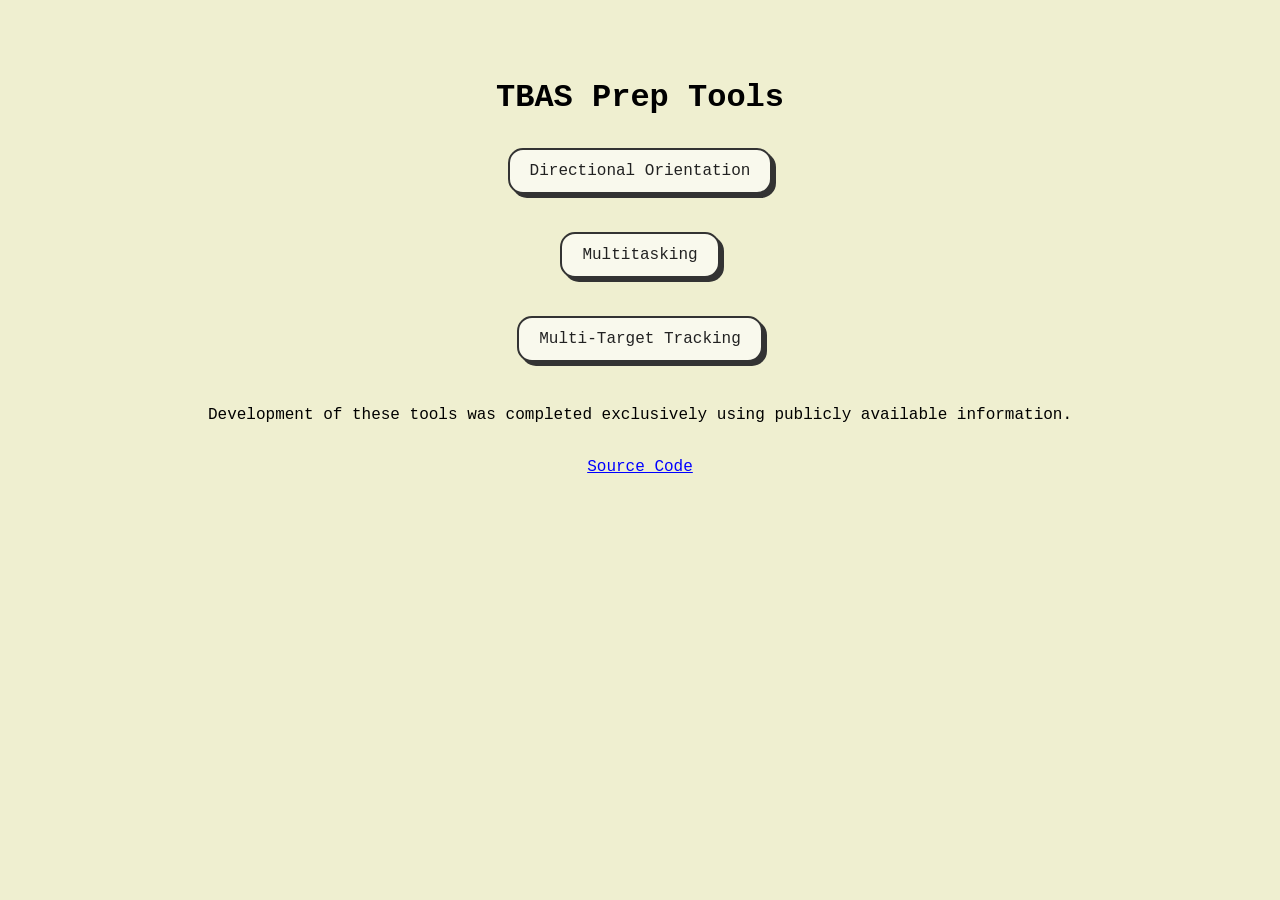
<file: index.html>
<!DOCTYPE html>
<html lang="en">

<head>
    <meta charset="UTF-8">
    <meta name="viewport" content="width=device-width, initial-scale=1.0">
    <title>TBAS Prep</title>
    <style>
        body {
            background: #EFEFD0;
            font-family: "Consolas", "Monaco", "Lucida Console", "Courier New";
            text-align: center;
            padding: 50px;
        }

        .link {
            display: inline-block;
            background: #F9F9ED;
            color: #222;
            text-decoration: none;
            padding: 12px 20px;
            margin: 10px;
            border: 2px solid #333;
            border-radius: 15px;
            box-shadow: 4px 4px 0px #333;
        }

        .link:hover {
            background: #b2f2bb;
            transform: scale(1.05);
        }

        #srcC {
            color: blue;
        }
    </style>
</head>

<body>
    <h1>TBAS Prep Tools</h1>
    <a class="link" href="/uav/index.html" target="_blank">Directional Orientation</a> <br> <br>
    <a class="link" href="/multi.html" target="_blank">Multitasking</a> <br> <br>
    <a class="link" href="/track.html" target="_blank">Multi-Target Tracking</a> <br> <br>
    <p>Development of these tools was completed exclusively using publicly available information.</p>
    <br>
    <a id="srcC" target="_blank" href="https://github.com/tbas-prep/tbas-prep.github.io">Source Code</a>

    <!-- Cloudflare Web Analytics --><script type='module' src='https://static.cloudflareinsights.com/beacon.min.js' data-cf-beacon='{"token": "73977d47e12b4f0294e8aced562cbca0"}'></script><!-- End Cloudflare Web Analytics -->
</body>

</html>
</file>
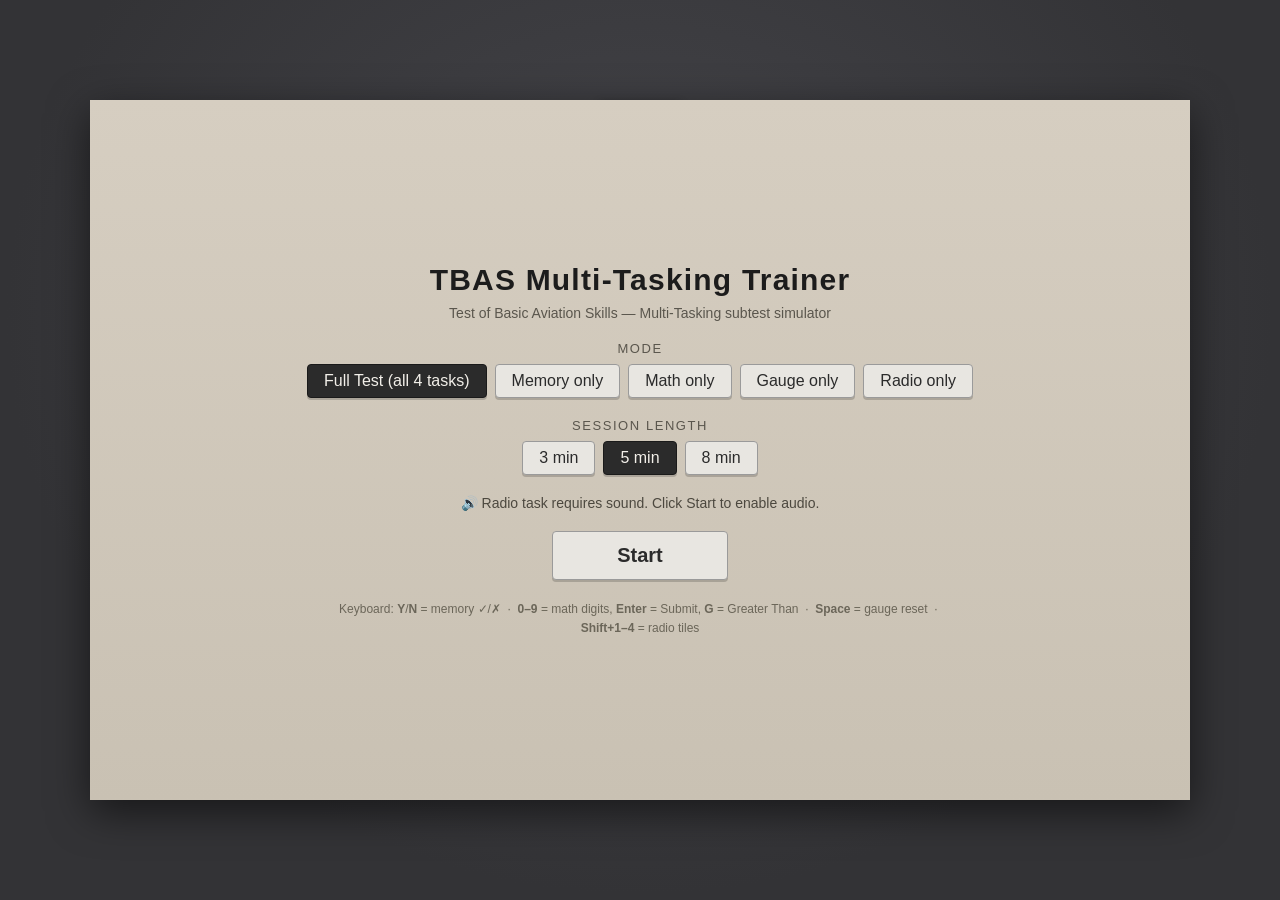
<file: multi.html>
<!DOCTYPE html>
<html lang="en">
<head>
<meta charset="UTF-8">
<meta name="viewport" content="width=device-width, initial-scale=1">
<title>TBAS Multi-Tasking Trainer</title>
<style>
  * { box-sizing: border-box; margin: 0; padding: 0; }
  html, body { height: 100%; }
  body {
    background: radial-gradient(ellipse at 50% 35%, #45454a 0%, #333336 70%);
    display: flex; align-items: center; justify-content: center;
    font-family: "Segoe UI", "Helvetica Neue", Arial, sans-serif;
    color: #2b2b2b;
  }

  #tooSmall {
    display: none;
    color: #e8e6e1; font-size: 18px; text-align: center; padding: 40px; line-height: 1.5;
  }

  /* ---------- Play area ---------- */
  #app {
    width: 1100px; height: 700px; position: relative;
    background: #4a4a4a; padding: 6px; border-radius: 6px;
    box-shadow: 0 12px 40px rgba(0,0,0,.55), inset 0 1px 0 rgba(255,255,255,.08);
  }
  @media (max-width: 899px) {
    #app { display: none; }
    #tooSmall { display: block; }
  }

  #grid {
    width: 100%; height: 100%;
    display: grid; grid-template-columns: 1fr 1fr; grid-template-rows: 1fr 1fr;
    gap: 6px;
  }
  .quad {
    background: linear-gradient(180deg, #d6cec1 0%, #c9c1b3 100%);
    position: relative; overflow: hidden;
    user-select: none; -webkit-user-select: none;
  }
  .quad.dimmed { opacity: .35; pointer-events: none; }

  #sessionTimer {
    position: absolute; top: 0; left: 50%; transform: translateX(-50%);
    background: #2b2b2b; color: #f2efe9;
    padding: 5px 18px 7px; border-radius: 0 0 7px 7px;
    font-size: 20px; font-weight: 600; letter-spacing: .06em;
    font-variant-numeric: tabular-nums; z-index: 5;
    box-shadow: 0 3px 8px rgba(0,0,0,.3);
  }

  /* ---------- Module score boxes (outer corners) ---------- */
  .score-box {
    position: absolute; z-index: 3;
    background: #d9d2c6; border: 1px solid #b3aa9b;
    padding: 5px 12px 6px; min-width: 92px; text-align: left;
    box-shadow: 0 1px 3px rgba(0,0,0,.15);
  }
  .score-box .cap { font-size: 12px; color: #555; }
  .score-box .val { font-size: 22px; font-weight: 700; color: #171717; line-height: 1.1; }
  #qMemory .score-box { top: 10px; left: 10px; }
  #qMath   .score-box { top: 10px; right: 10px; }
  #qGauge  .score-box { bottom: 10px; left: 10px; }
  #qRadio  .score-box { bottom: 10px; right: 10px; }

  /* ---------- Shared controls ---------- */
  .btn {
    background: #e8e6e1; border: 1px solid #9a9a9a; border-radius: 4px;
    color: #2b2b2b; font: inherit; padding: 7px 16px; cursor: pointer;
    box-shadow: 0 2px 0 rgba(0,0,0,.18);
  }
  .btn:hover { background: #f0eee9; }
  .btn:active { background: #d0cec9; box-shadow: inset 0 2px 3px rgba(0,0,0,.22); }
  :focus-visible { outline: 2px solid #2f6fd6; outline-offset: 2px; }

  .inset {
    background: #f4f2ee; border: 1px solid #a89f92;
    box-shadow: inset 0 2px 4px rgba(0,0,0,.18);
    border-radius: 2px;
  }
  .hidden { display: none !important; }

  /* ---------- Module A: Character Memory ---------- */
  .mem-stack {
    position: absolute; inset: 0;
    display: flex; flex-direction: column; align-items: center; justify-content: center;
  }
  .mem-bar {
    width: 70%; height: 46px;
    font-weight: 700; font-size: 26px; letter-spacing: .35em; text-indent: .35em;
    text-align: center; line-height: 44px; color: #1c1c1c;
  }
  .mem-probe {
    width: 90px; height: 28px; margin: 18px 0 26px; transform: translateX(28px);
    font-weight: 700; font-size: 18px; text-align: center; line-height: 26px;
  }
  .mem-row {
    display: flex; gap: 120px; padding: 10px 26px; border-radius: 70px;
    transition: box-shadow .05s;
  }
  .mem-row.flash-good { box-shadow: 0 0 0 4px #3f9d42; }
  .mem-row.flash-bad  { box-shadow: 0 0 0 4px #c0392b; }
  .round-btn {
    width: 90px; height: 90px; border-radius: 50%;
    border: 4px solid #3c3c3c;
    background: radial-gradient(circle at 50% 42%, #8a8a8a 0%, #6b6b6b 48%, #4f4f4f 100%);
    color: #e0dedb; font-size: 44px; line-height: 1; cursor: pointer;
    box-shadow: 0 3px 7px rgba(0,0,0,.35);
  }
  .round-btn:hover  { filter: brightness(1.1); }
  .round-btn:active { box-shadow: inset 0 4px 9px rgba(0,0,0,.55); }

  /* ---------- Module B: Math ---------- */
  .math-stack {
    position: absolute; inset: 0;
    display: flex; flex-direction: column; align-items: center; justify-content: center;
  }
  .math-problem { display: flex; align-items: center; gap: 20px; min-height: 58px; }
  .math-op { font-size: 40px; font-weight: 800; color: #111; }
  .math-operands {
    text-align: right; font-size: 22px; font-weight: 700; line-height: 1.2;
    font-variant-numeric: tabular-nums; color: #1c1c1c;
  }
  .math-rule { width: 55%; border-bottom: 2px dashed #2b2b2b; margin: 8px 0 16px; }
  .math-answer {
    display: flex; gap: 16px; padding: 8px 20px; margin-bottom: 16px;
    transition: box-shadow .05s;
  }
  .math-answer.flash-good { box-shadow: 0 0 0 3px #3f9d42, inset 0 2px 4px rgba(0,0,0,.18); }
  .math-answer.flash-bad  { box-shadow: 0 0 0 3px #c0392b, inset 0 2px 4px rgba(0,0,0,.18); }
  .slot {
    width: 28px; text-align: center; font-size: 24px; font-weight: 700;
    border: 2px solid transparent; border-radius: 3px;
    font-variant-numeric: tabular-nums;
  }
  .slot.active { border-color: #2f6fd6; background: #eaf1fb; }
  .digit-strip { display: flex; gap: 2px; margin-bottom: 14px; }
  .dbtn {
    width: 34px; height: 34px; background: #e8e6e1; border: 1px solid #9a9a9a;
    border-radius: 3px; font: inherit; font-size: 16px; font-weight: 600; cursor: pointer;
    box-shadow: 0 2px 0 rgba(0,0,0,.15); color: #2b2b2b;
  }
  .dbtn:hover { background: #f0eee9; }
  .dbtn:active { background: #d0cec9; }
  .dbtn.armed { background: #2f6fd6; color: #fff; border-color: #245bb5; }
  .math-actions { display: flex; gap: 16px; }
  .math-actions .btn { min-width: 160px; }

  /* ---------- Module C: Gauge ---------- */
  .gauge-wrap {
    position: absolute; inset: 0;
    display: flex; align-items: center; justify-content: center;
    cursor: pointer;
  }
  #gaugeSvg { filter: drop-shadow(0 4px 6px rgba(0,0,0,.28)); }

  /* ---------- Module D: Radio ---------- */
  .radio-field { position: absolute; inset: 0; }
  .tile {
    position: absolute; width: 85px; height: 85px;
    font: inherit; font-size: 34px; font-weight: 700; color: #2b2b2b;
    border: 1px solid #bdb6a8; border-radius: 5px; cursor: pointer;
    box-shadow: 0 3px 8px rgba(0,0,0,.22);
    transition: transform .08s, box-shadow .08s, filter .08s;
  }
  .tile:hover { transform: translateY(-2px); box-shadow: 0 5px 11px rgba(0,0,0,.28); }
  #tile1 { left: 46%; top: 9%;  background: #f6d9b8; }
  #tile4 { left: 14%; top: 36%; background: #cfe0e4; }
  #tile2 { left: 68%; top: 34%; background: #e4f0f2; }
  #tile3 { left: 40%; top: 60%; background: #f08a4b; }
  .tile.selected { outline: 3px solid #2b2b2b; outline-offset: 1px; }
  .tile.flash-good { box-shadow: 0 0 0 4px #3f9d42; }
  .tile.flash-bad  { box-shadow: 0 0 0 4px #c0392b; }
  .tile.flash-mute { filter: brightness(.9); }
  .tts-badge {
    position: absolute; top: 8px; right: 8px; z-index: 3;
    font-size: 12px; background: #f3e2b8; border: 1px solid #c9ae62;
    padding: 2px 9px; border-radius: 3px; color: #5a4a1c;
  }
  .radio-readout {
    position: absolute; left: 10px; right: 130px; bottom: 10px; z-index: 3;
    background: #2b2b2b; color: #cfe8cf; font-size: 13px;
    font-family: Consolas, "Courier New", monospace;
    padding: 6px 9px; border-radius: 3px; white-space: nowrap;
    overflow: hidden; text-overflow: ellipsis;
  }

  /* ---------- Overlays ---------- */
  .overlay {
    position: absolute; inset: 0; z-index: 20;
    background: linear-gradient(180deg, #d6cec1 0%, #c9c1b3 100%);
    display: flex; flex-direction: column; align-items: center; justify-content: center;
    gap: 20px; text-align: center;
  }

  /* Menu */
  #menuOverlay h1 { font-size: 30px; letter-spacing: .04em; color: #1c1c1c; }
  .subtitle { font-size: 14px; color: #5a564d; margin-top: -12px; }
  .menu-section { display: flex; flex-direction: column; align-items: center; gap: 8px; }
  .menu-label { font-size: 13px; color: #5a564d; text-transform: uppercase; letter-spacing: .12em; }
  .seg { display: flex; gap: 8px; flex-wrap: wrap; justify-content: center; max-width: 720px; }
  .seg .btn.sel { background: #2b2b2b; color: #f2efe9; border-color: #1a1a1a; }
  .sound-note { font-size: 14px; color: #4c483f; }
  .start-btn { font-size: 20px; font-weight: 600; padding: 12px 64px; }
  .kbd-hint { font-size: 12px; color: #6b6659; max-width: 640px; line-height: 1.55; }

  /* Call-sign reveal */
  #revealOverlay { background: linear-gradient(180deg, #3a3a3d, #2c2c2f); color: #f2efe9; }
  .reveal-cap { font-size: 20px; color: #c9c4ba; }
  .reveal-cs { font-size: 48px; font-weight: 800; letter-spacing: .04em; }
  .ring-wrap { position: relative; width: 90px; height: 90px; margin-top: 8px; }
  .ring-wrap svg { transform: rotate(-90deg); }
  #ringNum {
    position: absolute; inset: 0; display: flex; align-items: center; justify-content: center;
    font-size: 30px; font-weight: 700; color: #f2efe9;
  }

  /* Results */
  #resultsOverlay h2 { font-size: 26px; color: #1c1c1c; }
  #resultsOverlay h3 { font-size: 15px; color: #4c483f; margin-top: 6px; }
  table.res {
    border-collapse: collapse; background: #d9d2c6; box-shadow: 0 1px 3px rgba(0,0,0,.15);
  }
  table.res th, table.res td {
    border: 1px solid #b3aa9b; padding: 6px 16px; font-size: 14px; text-align: left;
  }
  table.res th { background: #cfc7ba; font-size: 12px; text-transform: uppercase; letter-spacing: .08em; color: #4c483f; }
  table.res td.num { text-align: right; font-variant-numeric: tabular-nums; font-weight: 600; }
  .res-total { font-size: 22px; font-weight: 700; color: #171717; }
  .res-buttons { display: flex; gap: 16px; }
  .res-buttons .btn { min-width: 180px; font-size: 16px; padding: 10px 18px; }

  @media (prefers-reduced-motion: reduce) {
    .tile, .mem-row, .math-answer { transition: none; }
  }
</style>
</head>
<body>

<div id="tooSmall">
  🖥️ TBAS Multi-Tasking Trainer<br><br>
  Please use a larger screen (at least 900&nbsp;px wide) to run the simulator.
</div>

<div id="app">
  <div id="grid">

    <!-- Module A: Character Memory (top-left) -->
    <div class="quad" id="qMemory">
      <div class="score-box"><div class="cap">Module Score</div><div class="val" id="scoreMem">0</div></div>
      <div class="mem-stack">
        <div class="inset mem-bar" id="memBar"></div>
        <div class="inset mem-probe" id="memProbe"></div>
        <div class="mem-row" id="memRow">
          <button class="round-btn" id="memYes" aria-label="Letter was in the set">✓</button>
          <button class="round-btn" id="memNo" aria-label="Letter was not in the set">✗</button>
        </div>
      </div>
    </div>

    <!-- Module B: Math (top-right) -->
    <div class="quad" id="qMath">
      <div class="score-box"><div class="cap">Module Score</div><div class="val" id="scoreMath">0</div></div>
      <div class="math-stack">
        <div class="math-problem">
          <div class="math-op" id="mathOp"></div>
          <div class="math-operands"><div id="mathA"></div><div id="mathB"></div></div>
        </div>
        <div class="math-rule"></div>
        <div class="inset math-answer" id="mathAnswer"></div>
        <div class="digit-strip" id="digitStrip"></div>
        <div class="math-actions">
          <button class="btn" id="btnGT">Greater Than —</button>
          <button class="btn" id="btnSubmit">Submit</button>
        </div>
      </div>
    </div>

    <!-- Module C: Gauge (bottom-left) -->
    <div class="quad" id="qGauge">
      <div class="score-box"><div class="cap">Module Score</div><div class="val" id="scoreGauge">0</div></div>
      <div class="gauge-wrap" id="gaugeWrap">
        <svg id="gaugeSvg" viewBox="0 0 340 200" width="340" height="200" aria-label="Drift gauge"></svg>
      </div>
    </div>

    <!-- Module D: Radio (bottom-right) -->
    <div class="quad" id="qRadio">
      <div class="score-box"><div class="cap">Module Score</div><div class="val" id="scoreRadio">0</div></div>
      <div class="radio-field">
        <button class="tile" id="tile1">1</button>
        <button class="tile" id="tile4">4</button>
        <button class="tile" id="tile2">2</button>
        <button class="tile" id="tile3">3</button>
      </div>
      <div class="tts-badge hidden" id="ttsBadge">⚠ TTS unavailable — text mode</div>
      <div class="radio-readout hidden" id="radioReadout"></div>
    </div>

  </div>

  <div id="sessionTimer">5:00</div>

  <!-- MENU -->
  <div class="overlay" id="menuOverlay">
    <h1>TBAS Multi-Tasking Trainer</h1>
    <p class="subtitle">Test of Basic Aviation Skills — Multi-Tasking subtest simulator</p>
    <div class="menu-section">
      <div class="menu-label">Mode</div>
      <div class="seg" id="modeSeg">
        <button class="btn sel" data-mode="full">Full Test (all 4 tasks)</button>
        <button class="btn" data-mode="memory">Memory only</button>
        <button class="btn" data-mode="math">Math only</button>
        <button class="btn" data-mode="gauge">Gauge only</button>
        <button class="btn" data-mode="radio">Radio only</button>
      </div>
    </div>
    <div class="menu-section">
      <div class="menu-label">Session length</div>
      <div class="seg" id="durSeg">
        <button class="btn" data-min="3">3 min</button>
        <button class="btn sel" data-min="5">5 min</button>
        <button class="btn" data-min="8">8 min</button>
      </div>
    </div>
    <p class="sound-note">🔊 Radio task requires sound. Click Start to enable audio.</p>
    <button class="btn start-btn" id="btnStart">Start</button>
    <p class="kbd-hint">
      Keyboard: <b>Y</b>/<b>N</b> = memory ✓/✗ &nbsp;·&nbsp; <b>0–9</b> = math digits, <b>Enter</b> = Submit,
      <b>G</b> = Greater&nbsp;Than &nbsp;·&nbsp; <b>Space</b> = gauge reset &nbsp;·&nbsp; <b>Shift+1–4</b> = radio tiles
    </p>
  </div>

  <!-- CALLSIGN REVEAL -->
  <div class="overlay hidden" id="revealOverlay">
    <div class="reveal-cap">Your call sign is</div>
    <div class="reveal-cs" id="revealCs"></div>
    <div class="ring-wrap">
      <svg width="90" height="90" aria-hidden="true">
        <circle cx="45" cy="45" r="38" fill="none" stroke="#55555a" stroke-width="6"></circle>
        <circle id="ringFg" cx="45" cy="45" r="38" fill="none" stroke="#f2efe9" stroke-width="6"
                stroke-linecap="round" stroke-dasharray="238.76" stroke-dashoffset="0"></circle>
      </svg>
      <div id="ringNum">5</div>
    </div>
  </div>

  <!-- RESULTS -->
  <div class="overlay hidden" id="resultsOverlay">
    <h2>Session Results</h2>
    <table class="res">
      <thead><tr><th>Module</th><th>Score</th><th>Accuracy</th><th>Detail</th></tr></thead>
      <tbody id="resBody"></tbody>
    </table>
    <div class="res-total">Total Score: <span id="resTotal">0</span></div>
    <div class="res-buttons">
      <button class="btn" id="btnRetry">Retry (same settings)</button>
      <button class="btn" id="btnMenu">Main Menu</button>
    </div>
    <h3>Attempt History</h3>
    <table class="res">
      <thead><tr><th>#</th><th>Mode</th><th>Total</th></tr></thead>
      <tbody id="histBody"></tbody>
    </table>
  </div>
</div>

<script>
'use strict';

/* =====================================================================
   CONFIG — all tunable numbers live here (spec §8)
   ===================================================================== */
const CONFIG = {
  session: { durationOptionsMin: [3, 5, 8], defaultMin: 5 },
  memory:  { setLength: 8, memorizeMs: 8000, probesPerRound: 10,
             probeTimeoutMs: 10000, interProbeMs: 900, pointsCorrect: 10 },
  math:    { problemTimeoutMs: 20000, pointsCorrect: 15,
             addProbability: 0.6, thresholdSpread: 400 },
  gauge:   { idleDelayMsMin: 1500, idleDelayMsMax: 6000,
             minSpeedDegPerSec: 1.5, maxSpeedDegPerSec: 5,
             pointsYellow: 15, pointsGreen: 5, redPenalty: -10 },
  radio:   { msgIntervalMsMin: 9000, msgIntervalMsMax: 16000,
             distractorProbability: 0.7, responseWindowMs: 6000,
             pointsCorrect: 20, nearMissDistractors: false },
};

/* =====================================================================
   Utilities
   ===================================================================== */
const $ = id => document.getElementById(id);
const randInt   = (a, b) => Math.floor(Math.random() * (b - a + 1)) + a;
const randFloat = (a, b) => a + Math.random() * (b - a);
const choice    = arr => arr[randInt(0, arr.length - 1)];
const clamp     = (v, lo, hi) => Math.min(hi, Math.max(lo, v));
const ALPHA = 'ABCDEFGHIJKLMNOPQRSTUVWXYZ';

const NATO = ['Alpha','Bravo','Charlie','Delta','Echo','Foxtrot','Golf','Hotel','India',
  'Juliett','Kilo','Lima','Mike','November','Oscar','Papa','Quebec','Romeo','Sierra',
  'Tango','Uniform','Victor','Whiskey','X-ray','Yankee','Zulu'];
const DIGIT_WORDS = ['Zero','One','Two','Three','Four','Five','Six','Seven','Eight','Niner'];

/* --------- Central cancellable timer registry (spec §6) --------- */
const timers = new Set();
function after(ms, fn) {
  const id = setTimeout(() => { timers.delete(id); fn(); }, ms);
  timers.add(id);
  return id;
}
function cancelTimer(id) { if (id != null) { clearTimeout(id); timers.delete(id); } }
function clearAllTimers() { timers.forEach(id => clearTimeout(id)); timers.clear(); }

/* --------- Flash helper (150 ms colored glow) --------- */
function flash(el, kind, ms = 150) {
  el.classList.remove('flash-good', 'flash-bad', 'flash-mute');
  void el.offsetWidth; // restart transition
  el.classList.add('flash-' + kind);
  after(ms, () => el.classList.remove('flash-' + kind));
}

/* =====================================================================
   Speech engine — Web Speech API with queue + text-mode fallback (§5.3/§5.5)
   ===================================================================== */
let ttsMode = (typeof window !== 'undefined' && 'speechSynthesis' in window &&
               'SpeechSynthesisUtterance' in window) ? 'tts' : 'text';
let cachedVoice = null;
const speechQueue = [];
let speaking = false;

function pickVoice() {
  if (cachedVoice) return cachedVoice;
  try {
    const vs = speechSynthesis.getVoices();
    if (!vs || !vs.length) return null;
    cachedVoice = vs.find(v => /^en(-|_)US/i.test(v.lang)) ||
                  vs.find(v => /^en/i.test(v.lang)) || vs[0];
  } catch (e) { cachedVoice = null; }
  return cachedVoice;
}
if (ttsMode === 'tts' && typeof speechSynthesis.onvoiceschanged !== 'undefined') {
  speechSynthesis.onvoiceschanged = () => { cachedVoice = null; pickVoice(); };
}

function switchToTextMode() {
  ttsMode = 'text';
  $('ttsBadge').classList.remove('hidden');
}

function say(text, onend) {
  if (ttsMode !== 'tts') { if (onend) onend(); return; }
  speechQueue.push({ text, onend });
  pumpSpeech();
}
function pumpSpeech() {
  if (speaking || !speechQueue.length || ttsMode !== 'tts') return;
  const { text, onend } = speechQueue.shift();
  let u;
  try { u = new SpeechSynthesisUtterance(text); }
  catch (e) { switchToTextMode(); if (onend) onend(); return; }
  u.rate = 0.95;
  u.pitch = 0.9;
  const v = pickVoice();
  if (v) u.voice = v;
  speaking = true;
  u.onend = () => { speaking = false; if (onend) onend(); pumpSpeech(); };
  u.onerror = () => {
    speaking = false;
    switchToTextMode();
    if (appState === 'RUNNING' && radio.active) showReadout(text);
    if (onend) onend();
  };
  speechSynthesis.speak(u);
}
function cancelSpeech() {
  speechQueue.length = 0;
  speaking = false;
  if ('speechSynthesis' in window) { try { speechSynthesis.cancel(); } catch (e) {} }
}

/* =====================================================================
   App state machine:  MENU → CALLSIGN_REVEAL → RUNNING → RESULTS (§1.2)
   ===================================================================== */
let appState = 'MENU';           // MENU | REVEAL | RUNNING | ENDED | RESULTS
const settings = { mode: 'full', minutes: CONFIG.session.defaultMin };
const MODES = {
  full:   { mem: true,  math: true,  gauge: true,  radio: true,  label: 'Full Test'   },
  memory: { mem: true,  math: false, gauge: false, radio: false, label: 'Memory only' },
  math:   { mem: false, math: true,  gauge: false, radio: false, label: 'Math only'   },
  gauge:  { mem: false, math: false, gauge: true,  radio: false, label: 'Gauge only'  },
  radio:  { mem: false, math: false, gauge: false, radio: true,  label: 'Radio only'  },
};
const history = [];              // in-memory attempt history
let sessionEndTime = 0;
let rafId = null;
let lastTick = 0;
let revealDeadline = 0;

/* =====================================================================
   Module A — Character Memory (§2)
   ===================================================================== */
const mem = {
  active: false, score: 0, shown: 0, correct: 0,
  phase: 'idle',                 // idle | memorize | probe | wait
  set: [], probeLetter: '', probeInSet: false, prevProbe: '',
  probeCount: 0, timeoutId: null,
};

function pickUniqueLetters(n) {
  const pool = ALPHA.split('');
  const out = [];
  for (let i = 0; i < n; i++) out.push(pool.splice(randInt(0, pool.length - 1), 1)[0]);
  return out;
}
function letterNotIn(set) {
  let l;
  do { l = ALPHA[randInt(0, 25)]; } while (set.includes(l));
  return l;
}

function memNewRound() {
  if (appState !== 'RUNNING' || !mem.active) return;
  mem.set = pickUniqueLetters(CONFIG.memory.setLength);
  mem.phase = 'memorize';
  mem.probeCount = 0;
  $('memBar').textContent = mem.set.join('');
  $('memProbe').textContent = '';
  after(CONFIG.memory.memorizeMs, memStartProbes);
}
function memStartProbes() {
  if (appState !== 'RUNNING' || !mem.active) return;
  $('memBar').textContent = '';          // bar stays visible but blank
  memNextProbe();
}
function memNextProbe() {
  if (appState !== 'RUNNING' || !mem.active) return;
  if (mem.probeCount >= CONFIG.memory.probesPerRound) { memNewRound(); return; }
  const inSet = Math.random() < 0.5;
  let letter;
  do {
    letter = inSet ? choice(mem.set) : letterNotIn(mem.set);
  } while (letter === mem.prevProbe);
  mem.probeLetter = letter;
  mem.probeInSet = inSet;
  mem.phase = 'probe';
  $('memProbe').textContent = letter;
  mem.timeoutId = after(CONFIG.memory.probeTimeoutMs, memProbeTimeout);
}
function memResolveProbe(correct) {
  mem.shown++;
  mem.probeCount++;
  mem.prevProbe = mem.probeLetter;
  if (correct) {
    mem.correct++;
    mem.score += CONFIG.memory.pointsCorrect;
    flash($('memRow'), 'good');
  } else {
    flash($('memRow'), 'bad');
  }
  $('memProbe').textContent = '';
  mem.phase = 'wait';
  updateScores();
  after(CONFIG.memory.interProbeMs, memNextProbe);
}
function memAnswer(yes) {
  if (appState !== 'RUNNING' || !mem.active || mem.phase !== 'probe') return; // inert otherwise
  cancelTimer(mem.timeoutId);
  memResolveProbe(yes === mem.probeInSet);
}
function memProbeTimeout() {
  if (appState !== 'RUNNING' || !mem.active || mem.phase !== 'probe') return;
  memResolveProbe(false);                // timeout = miss, 0 points
}

/* =====================================================================
   Module B — Math (§3)
   ===================================================================== */
const math3 = {
  active: false, score: 0, attempts: 0, correct: 0,
  a: 0, b: 0, op: '+', answer: 0, T: 0,
  slots: [0, 0, 0, 0], cursor: 3, timeoutId: null,   // entry starts at the ones place
};

function buildDigitStrip() {
  const strip = $('digitStrip');
  for (let d = 0; d <= 9; d++) {
    const b = document.createElement('button');
    b.className = 'dbtn';
    b.textContent = d;
    b.dataset.d = d;
    b.addEventListener('click', () => mathDigit(d));
    strip.appendChild(b);
  }
}
function armDigitButton(d) {
  document.querySelectorAll('.dbtn.armed').forEach(b => b.classList.remove('armed'));
  const btn = document.querySelector('.dbtn[data-d="' + d + '"]');
  if (btn) btn.classList.add('armed');
}
function unarmDigits() {
  document.querySelectorAll('.dbtn.armed').forEach(b => b.classList.remove('armed'));
}
function renderMathAnswer() {
  const el = $('mathAnswer');
  el.innerHTML = '';
  math3.slots.forEach((d, i) => {
    const s = document.createElement('span');
    s.className = 'slot' + (i === math3.cursor ? ' active' : '');
    s.textContent = d;
    el.appendChild(s);
  });
}
function mathNewProblem() {
  if (appState !== 'RUNNING' || !math3.active) return;
  cancelTimer(math3.timeoutId);
  if (Math.random() < CONFIG.math.addProbability) {
    math3.op = '+';
    math3.a = randInt(100, 999);
    math3.b = randInt(100, 999);
    math3.answer = math3.a + math3.b;
  } else {
    math3.op = '−';
    math3.a = randInt(200, 999);
    math3.b = randInt(100, math3.a - 1);   // result always positive
    math3.answer = math3.a - math3.b;
  }
  const spread = CONFIG.math.thresholdSpread;
  let t = randInt(math3.answer - spread, math3.answer + spread);
  t = clamp(t, 100, 1900);
  math3.T = Math.round(t / 50) * 50;       // round-ish: nearest 50
  math3.slots = [0, 0, 0, 0];
  math3.cursor = 3;                        // start entry at the ones place
  $('mathOp').textContent = math3.op;
  $('mathA').textContent = math3.a;
  $('mathB').textContent = math3.b;
  $('btnGT').textContent = 'Greater Than ' + math3.T;
  renderMathAnswer();
  math3.timeoutId = after(CONFIG.math.problemTimeoutMs, mathTimeout);
}
function mathDigit(d) {
  if (appState !== 'RUNNING' || !math3.active) return;
  math3.slots[math3.cursor] = d;
  // ones → tens → hundreds → thousands, then wrap back to the ones place
  math3.cursor = math3.cursor === 0 ? 3 : math3.cursor - 1;
  renderMathAnswer();
  armDigitButton(d);
}
function mathResolve(isCorrect) {
  cancelTimer(math3.timeoutId);
  math3.attempts++;
  if (isCorrect) {
    math3.correct++;
    math3.score += CONFIG.math.pointsCorrect;
    flash($('mathAnswer'), 'good');
  } else {
    flash($('mathAnswer'), 'bad');
  }
  updateScores();
  mathNewProblem();
}
function mathSubmit() {
  if (appState !== 'RUNNING' || !math3.active) return;
  const value = parseInt(math3.slots.join(''), 10);
  mathResolve(value === math3.answer);
}
function mathGreaterThan() {
  if (appState !== 'RUNNING' || !math3.active) return;
  mathResolve(math3.answer > math3.T);
}
function mathTimeout() {
  if (appState !== 'RUNNING' || !math3.active) return;
  math3.attempts++;
  flash($('mathAnswer'), 'bad');
  updateScores();
  mathNewProblem();
}

/* =====================================================================
   Module C — Gauge (§4)
   ===================================================================== */
const gauge = {
  active: false, score: 0,
  cycles: 0, yellow: 0, green: 0, redEvents: 0,
  state: 'idle',                 // idle | drift | snap
  angle: 90, idleUntil: 0, dir: 1, speed: 0,
  snapFrom: 90, snapStart: 0,
};
const GAUGE_CX = 170, GAUGE_CY = 178, GAUGE_R = 150;
let needleG = null, gaugeRim = null;

function polar(cx, cy, r, deg) {
  const rad = deg * Math.PI / 180;
  return [cx - r * Math.cos(rad), cy - r * Math.sin(rad)];
}
function wedgePath(cx, cy, r, a1, a2) {
  const [x1, y1] = polar(cx, cy, r, a1);
  const [x2, y2] = polar(cx, cy, r, a2);
  return 'M ' + cx + ' ' + cy +
         ' L ' + x1.toFixed(2) + ' ' + y1.toFixed(2) +
         ' A ' + r + ' ' + r + ' 0 0 1 ' + x2.toFixed(2) + ' ' + y2.toFixed(2) + ' Z';
}
function buildGauge() {
  const svg = $('gaugeSvg');
  const cx = GAUGE_CX, cy = GAUGE_CY, r = GAUGE_R;
  // 5 wedge bands, angles measured from the left horizontal (0° far left → 180° far right)
  const BANDS = [
    [0, 35, '#d63a2f'], [35, 65, '#e8c227'], [65, 115, '#3f9d42'],
    [115, 145, '#e8c227'], [145, 180, '#d63a2f'],
  ];
  let s = '';
  for (const [a1, a2, color] of BANDS) {
    s += '<path d="' + wedgePath(cx, cy, r, a1, a2) + '" fill="' + color +
         '" stroke="#b9b2a4" stroke-width="1"/>';
  }
  const [rx1, ry1] = polar(cx, cy, r + 4, 0);
  const [rx2, ry2] = polar(cx, cy, r + 4, 180);
  s += '<path id="gaugeRim" d="M ' + rx1.toFixed(2) + ' ' + ry1.toFixed(2) +
       ' A ' + (r + 4) + ' ' + (r + 4) + ' 0 0 1 ' + rx2.toFixed(2) + ' ' + ry2.toFixed(2) +
       '" fill="none" stroke="#2e2e2e" stroke-width="8" stroke-linecap="round"/>';
  s += '<line x1="' + (cx - r - 4) + '" y1="' + cy + '" x2="' + (cx + r + 4) + '" y2="' + cy +
       '" stroke="#2e2e2e" stroke-width="8" stroke-linecap="round"/>';
  s += '<g id="needleG" transform="rotate(0 ' + cx + ' ' + cy + ')">' +
       '<polygon points="' + (cx - 6) + ',' + cy + ' ' + (cx + 6) + ',' + cy + ' ' +
       cx + ',' + (cy - r + 18) + '" fill="#111"/></g>';
  s += '<circle cx="' + cx + '" cy="' + cy + '" r="14" fill="#111"/>';
  svg.innerHTML = s;
  needleG = document.getElementById('needleG');
  gaugeRim = document.getElementById('gaugeRim');
}
function renderNeedle() {
  if (needleG) {
    needleG.setAttribute('transform',
      'rotate(' + (gauge.angle - 90).toFixed(2) + ' ' + GAUGE_CX + ' ' + GAUGE_CY + ')');
  }
}
function gaugeEnterIdle(now) {
  gauge.state = 'idle';
  gauge.angle = 90;
  gauge.idleUntil = now + randFloat(CONFIG.gauge.idleDelayMsMin, CONFIG.gauge.idleDelayMsMax);
}
function gaugeStartSnap(now) {
  gauge.state = 'snap';
  gauge.snapFrom = gauge.angle;
  gauge.snapStart = now;
}
function gaugeFlashRim() {
  if (!gaugeRim) return;
  gaugeRim.setAttribute('stroke', '#d63a2f');
  after(300, () => { if (gaugeRim) gaugeRim.setAttribute('stroke', '#2e2e2e'); });
}
function gaugeTick(now, dt) {
  if (!gauge.active) return;
  if (gauge.state === 'idle') {
    if (now >= gauge.idleUntil) {
      gauge.state = 'drift';
      gauge.dir = Math.random() < 0.5 ? -1 : 1;
      gauge.speed = randFloat(CONFIG.gauge.minSpeedDegPerSec, CONFIG.gauge.maxSpeedDegPerSec);
      gauge.cycles++;
    }
  } else if (gauge.state === 'drift') {
    gauge.angle += gauge.dir * gauge.speed * dt / 1000;
    // needle reaches middle of a red band without a click → penalty + auto-reset
    if ((gauge.dir < 0 && gauge.angle <= 17.5) || (gauge.dir > 0 && gauge.angle >= 162.5)) {
      gauge.angle = gauge.dir < 0 ? 17.5 : 162.5;
      gauge.redEvents++;
      gauge.score += CONFIG.gauge.redPenalty;   // the one negative-scoring rule
      updateScores();
      gaugeFlashRim();
      gaugeStartSnap(now);
    }
  } else if (gauge.state === 'snap') {
    const t = Math.min(1, (now - gauge.snapStart) / 200);
    gauge.angle = gauge.snapFrom + (90 - gauge.snapFrom) * t;
    if (t >= 1) gaugeEnterIdle(now);
  }
  renderNeedle();
}
function gaugeClick() {
  if (appState !== 'RUNNING' || !gauge.active) return;
  if (gauge.state !== 'drift') return;      // clicks during IDLE / snap ignored — no spam-clicking
  const a = gauge.angle;
  if ((a >= 35 && a < 65) || (a > 115 && a <= 145)) {
    gauge.yellow++;
    gauge.score += CONFIG.gauge.pointsYellow; // best outcome
  } else if (a >= 65 && a <= 115) {
    gauge.green++;
    gauge.score += CONFIG.gauge.pointsGreen;  // reset too early
  }
  // red band click: 0 points
  updateScores();
  gaugeStartSnap(performance.now());
}

/* =====================================================================
   Module D — Radio (§5)
   ===================================================================== */
const radio = {
  active: false, score: 0,
  calls: 0, correct: 0, wrong: 0, missed: 0, falseResp: 0,
  callsign: null, selected: 0,             // 0 = none selected
  windowOpen: false, windowChannel: 0, windowTimer: null,
  readoutTimer: null,
};

function genCallsign() {
  return { word: choice(NATO), d1: randInt(0, 9), d2: randInt(0, 9) };
}
function csText(cs) {
  return cs.word + ' ' + DIGIT_WORDS[cs.d1] + ' ' + DIGIT_WORDS[cs.d2];
}
function genDistractorCallsign() {
  // must differ from the player's in the phonetic word (§5.2)
  let w;
  do { w = choice(NATO); } while (w === radio.callsign.word);
  return w + ' ' + DIGIT_WORDS[randInt(0, 9)] + ' ' + DIGIT_WORDS[randInt(0, 9)];
}
function showReadout(text) {
  const el = $('radioReadout');
  el.textContent = '📻 ' + text;
  el.classList.remove('hidden');
  cancelTimer(radio.readoutTimer);
  radio.readoutTimer = after(4000, () => el.classList.add('hidden'));
}
function deliverTransmission(text) {
  if (ttsMode === 'tts') say(text);
  else showReadout(text);
}
function scheduleNextTransmission() {
  after(randInt(CONFIG.radio.msgIntervalMsMin, CONFIG.radio.msgIntervalMsMax), radioTransmit);
}
function radioTransmit() {
  if (appState !== 'RUNNING' || !radio.active) return;
  let text;
  if (Math.random() < CONFIG.radio.distractorProbability) {
    // distractor — requires no action
    const ch = randInt(1, 4);
    text = genDistractorCallsign() + ', switch to channel ' + DIGIT_WORDS[ch] + '.';
  } else {
    // player-directed — channel differs from currently selected
    let ch;
    do { ch = randInt(1, 4); } while (ch === radio.selected);
    text = csText(radio.callsign) + ', switch to channel ' + DIGIT_WORDS[ch] + '.';
    radio.calls++;
    radio.windowOpen = true;
    radio.windowChannel = ch;
    radio.windowTimer = after(CONFIG.radio.responseWindowMs, radioWindowExpire);
  }
  if (Math.random() < 0.25) text = text.slice(0, -1) + ', over.';   // occasional filler
  deliverTransmission(text);
  scheduleNextTransmission();
}
function radioWindowExpire() {
  if (!radio.windowOpen) return;
  radio.windowOpen = false;
  radio.missed++;                          // missed call, 0 points
}
function tileClick(n) {
  if (appState !== 'RUNNING' || !radio.active) return;
  const tile = $('tile' + n);
  if (radio.windowOpen) {
    cancelTimer(radio.windowTimer);
    radio.windowOpen = false;
    if (n === radio.windowChannel) {
      radio.correct++;
      radio.score += CONFIG.radio.pointsCorrect;
      document.querySelectorAll('.tile.selected').forEach(t => t.classList.remove('selected'));
      tile.classList.add('selected');      // persistent selected-channel outline
      radio.selected = n;
      flash(tile, 'good');
    } else {
      radio.wrong++;
      flash(tile, 'bad');
    }
  } else {
    radio.falseResp++;                     // responded to traffic not addressed to them
    flash(tile, 'mute');
  }
  updateScores();
}

/* =====================================================================
   Session orchestration (§6)
   ===================================================================== */
function updateScores() {
  $('scoreMem').textContent = mem.score;
  $('scoreMath').textContent = math3.score;
  $('scoreGauge').textContent = gauge.score;
  $('scoreRadio').textContent = radio.score;
}
function updateTimerDisplay(msRemaining) {
  const sec = Math.max(0, Math.ceil(msRemaining / 1000));
  const m = Math.floor(sec / 60);
  const s = String(sec % 60).padStart(2, '0');
  $('sessionTimer').textContent = m + ':' + s;
}
function applyDim() {
  $('qMemory').classList.toggle('dimmed', !mem.active);
  $('qMath').classList.toggle('dimmed', !math3.active);
  $('qGauge').classList.toggle('dimmed', !gauge.active);
  $('qRadio').classList.toggle('dimmed', !radio.active);
}
function resetModules() {
  Object.assign(mem, { score: 0, shown: 0, correct: 0, phase: 'idle',
    set: [], probeLetter: '', probeInSet: false, prevProbe: '', probeCount: 0, timeoutId: null });
  $('memBar').textContent = '';
  $('memProbe').textContent = '';
  $('memRow').classList.remove('flash-good', 'flash-bad');

  Object.assign(math3, { score: 0, attempts: 0, correct: 0,
    a: 0, b: 0, op: '+', answer: 0, T: 0, slots: [0, 0, 0, 0], cursor: 3, timeoutId: null });
  $('mathOp').textContent = '';
  $('mathA').textContent = '';
  $('mathB').textContent = '';
  $('btnGT').textContent = 'Greater Than —';
  $('mathAnswer').classList.remove('flash-good', 'flash-bad');
  renderMathAnswer();
  unarmDigits();

  Object.assign(gauge, { score: 0, cycles: 0, yellow: 0, green: 0, redEvents: 0,
    state: 'idle', angle: 90, idleUntil: 0, dir: 1, speed: 0, snapFrom: 90, snapStart: 0 });
  renderNeedle();
  if (gaugeRim) gaugeRim.setAttribute('stroke', '#2e2e2e');

  Object.assign(radio, { score: 0, calls: 0, correct: 0, wrong: 0, missed: 0, falseResp: 0,
    selected: 0, windowOpen: false, windowChannel: 0, windowTimer: null, readoutTimer: null });
  document.querySelectorAll('.tile').forEach(t =>
    t.classList.remove('selected', 'flash-good', 'flash-bad', 'flash-mute'));
  $('radioReadout').classList.add('hidden');

  updateScores();
  updateTimerDisplay(settings.minutes * 60000);
}

function startSession() {
  clearAllTimers();
  cancelSpeech();
  const m = MODES[settings.mode];
  mem.active = m.mem;
  math3.active = m.math;
  gauge.active = m.gauge;
  radio.active = m.radio;
  resetModules();
  applyDim();
  $('menuOverlay').classList.add('hidden');
  $('resultsOverlay').classList.add('hidden');

  if (radio.active) {
    // CALLSIGN_REVEAL — shown once, spoken once, never shown again (§1.2)
    radio.callsign = genCallsign();
    $('revealCs').textContent = csText(radio.callsign);
    $('ringNum').textContent = '5';
    $('ringFg').style.strokeDashoffset = '0';
    $('revealOverlay').classList.remove('hidden');
    appState = 'REVEAL';
    say('Your call sign is ' + csText(radio.callsign));
    revealDeadline = performance.now() + 5000;
    revealTick();
  } else {
    beginRunning();
  }
}
function revealTick() {
  if (appState !== 'REVEAL') return;
  const rem = revealDeadline - performance.now();
  const C = 238.76;
  $('ringFg').style.strokeDashoffset = String(C * clamp(1 - rem / 5000, 0, 1));
  $('ringNum').textContent = String(Math.max(1, Math.ceil(rem / 1000)));
  if (rem <= 0) beginRunning();
  else after(50, revealTick);
}
function beginRunning() {
  $('revealOverlay').classList.add('hidden');
  appState = 'RUNNING';
  sessionEndTime = performance.now() + settings.minutes * 60000;
  updateTimerDisplay(settings.minutes * 60000);
  if (mem.active) memNewRound();
  if (math3.active) mathNewProblem();
  if (gauge.active) gaugeEnterIdle(performance.now());
  if (radio.active) scheduleNextTransmission();
  lastTick = performance.now();
  rafId = requestAnimationFrame(tick);
}
function tick(now) {
  if (appState !== 'RUNNING') return;
  const dt = Math.min(100, now - lastTick);   // clamp dt (tab-switch safety)
  lastTick = now;
  const remaining = sessionEndTime - now;
  updateTimerDisplay(remaining);
  gaugeTick(now, dt);
  if (remaining <= 0) { endSession(); return; }
  rafId = requestAnimationFrame(tick);
}
function endSession() {
  appState = 'ENDED';                          // freeze all input
  if (rafId) { cancelAnimationFrame(rafId); rafId = null; }
  clearAllTimers();                            // no orphaned timers
  cancelSpeech();                              // cancel all pending speech
  radio.windowOpen = false;
  updateTimerDisplay(0);
  after(500, showResults);
}

/* =====================================================================
   Results & history (§1.2 RESULTS)
   ===================================================================== */
function pct(n, d) { return d ? Math.round(100 * n / d) + '%' : '—'; }
function showResults() {
  const rows = [];
  if (mem.active) rows.push(['Memory', mem.score,
    mem.correct + ' / ' + mem.shown + ' probes (' + pct(mem.correct, mem.shown) + ')',
    'set length ' + CONFIG.memory.setLength]);
  if (math3.active) rows.push(['Math', math3.score,
    math3.correct + ' / ' + math3.attempts + ' problems (' + pct(math3.correct, math3.attempts) + ')',
    'incl. Greater-Than answers']);
  if (gauge.active) rows.push(['Gauge', gauge.score,
    gauge.yellow + ' yellow / ' + gauge.cycles + ' drift cycles (' + pct(gauge.yellow, gauge.cycles) + ')',
    gauge.green + ' green resets, ' + gauge.redEvents + ' red events']);
  if (radio.active) rows.push(['Radio', radio.score,
    radio.correct + ' / ' + radio.calls + ' calls (' + pct(radio.correct, radio.calls) + ')',
    radio.wrong + ' wrong, ' + radio.missed + ' missed, ' + radio.falseResp + ' false responses']);

  const body = $('resBody');
  body.innerHTML = '';
  let total = 0;
  for (const [name, score, acc, det] of rows) {
    total += score;
    const tr = document.createElement('tr');
    const cells = [name, score, acc, det];
    cells.forEach((c, i) => {
      const td = document.createElement('td');
      if (i === 1) td.className = 'num';
      td.textContent = c;
      tr.appendChild(td);
    });
    body.appendChild(tr);
  }
  $('resTotal').textContent = total;

  history.push({ n: history.length + 1, mode: MODES[settings.mode].label, total });
  const hb = $('histBody');
  hb.innerHTML = '';
  for (const h of history) {
    const tr = document.createElement('tr');
    [h.n, h.mode, h.total].forEach((c, i) => {
      const td = document.createElement('td');
      if (i === 2) td.className = 'num';
      td.textContent = c;
      tr.appendChild(td);
    });
    hb.appendChild(tr);
  }

  appState = 'RESULTS';
  $('resultsOverlay').classList.remove('hidden');
}
function goToMenu() {
  appState = 'MENU';
  if (rafId) { cancelAnimationFrame(rafId); rafId = null; }
  clearAllTimers();
  cancelSpeech();
  resetModules();
  $('resultsOverlay').classList.add('hidden');
  $('revealOverlay').classList.add('hidden');
  $('menuOverlay').classList.remove('hidden');
}

/* =====================================================================
   Keyboard support (§7) — mouse is primary
   ===================================================================== */
document.addEventListener('keydown', (e) => {
  if (appState !== 'RUNNING') return;         // ignore all game keys outside RUNNING
  if (e.shiftKey && /^Digit[1-4]$/.test(e.code)) {
    tileClick(parseInt(e.code.slice(5), 10)); // Shift+1–4 → radio tiles
    e.preventDefault();
    return;
  }
  if (!e.shiftKey && /^[0-9]$/.test(e.key)) { mathDigit(parseInt(e.key, 10)); return; }
  const k = e.key.toLowerCase();
  if (k === 'y') { memAnswer(true); }
  else if (k === 'n') { memAnswer(false); }
  else if (k === 'g') { mathGreaterThan(); }
  else if (e.key === 'Enter') { mathSubmit(); e.preventDefault(); }
  else if (e.code === 'Space') { gaugeClick(); e.preventDefault(); }
});

/* =====================================================================
   Wiring & init
   ===================================================================== */
function wireSeg(segId, dataAttr, apply) {
  const seg = $(segId);
  seg.addEventListener('click', (e) => {
    const btn = e.target.closest('button[data-' + dataAttr + ']');
    if (!btn) return;
    seg.querySelectorAll('.btn').forEach(b => b.classList.remove('sel'));
    btn.classList.add('sel');
    apply(btn.dataset[dataAttr]);
  });
}
wireSeg('modeSeg', 'mode', v => { settings.mode = v; });
wireSeg('durSeg', 'min', v => {
  settings.minutes = parseInt(v, 10);
  updateTimerDisplay(settings.minutes * 60000);
});

$('btnStart').addEventListener('click', () => {
  // this click is the user gesture that unlocks speechSynthesis
  if (ttsMode === 'tts') pickVoice();
  startSession();
});
$('btnRetry').addEventListener('click', startSession);
$('btnMenu').addEventListener('click', goToMenu);

$('memYes').addEventListener('click', () => memAnswer(true));
$('memNo').addEventListener('click', () => memAnswer(false));
$('btnSubmit').addEventListener('click', mathSubmit);
$('btnGT').addEventListener('click', mathGreaterThan);
$('qGauge').addEventListener('click', gaugeClick);   // entire quadrant is the click target
[1, 2, 3, 4].forEach(n => $('tile' + n).addEventListener('click', (e) => {
  e.stopPropagation();
  tileClick(n);
}));

buildDigitStrip();
buildGauge();
renderMathAnswer();
if (ttsMode === 'text') $('ttsBadge').classList.remove('hidden');
updateTimerDisplay(settings.minutes * 60000);
updateScores();
</script>
<!-- Cloudflare Web Analytics --><script type='module' src='https://static.cloudflareinsights.com/beacon.min.js' data-cf-beacon='{"token": "73977d47e12b4f0294e8aced562cbca0"}'></script><!-- End Cloudflare Web Analytics -->
</body>
</html>
</file>
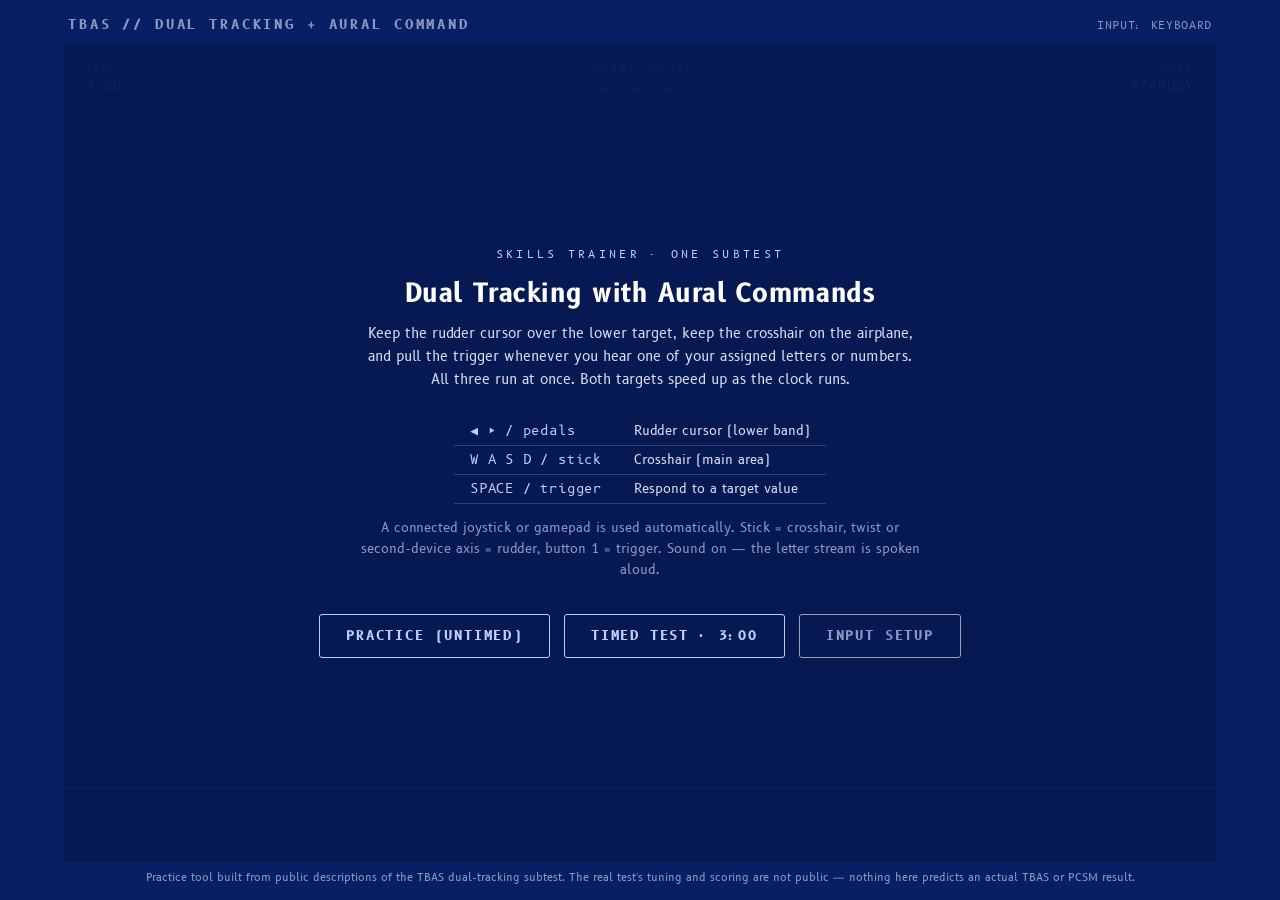
<file: track.html>
<!DOCTYPE html>
<html lang="en">
<head>
<meta charset="UTF-8">
<meta name="viewport" content="width=device-width, initial-scale=1.0">
<title>TBAS Dual Tracking + Aural Command Trainer</title>
<link rel="preconnect" href="https://fonts.googleapis.com">
<link href="https://fonts.googleapis.com/css2?family=B612+Mono:wght@400;700&family=B612:ital,wght@0,400;0,700;1,400&display=swap" rel="stylesheet">
<style>
  :root{
    --navy:#0A2C87;          /* test-field blue */
    --panel:#071F63;         /* darker navy for page chrome */
    --instrument:var(--navy);
    --bezel:#9AA3B5;         /* thin gray divider */
    --hud:#BFD0FF;           /* pale UI text on navy */
    --red:#F51414;           /* target airplanes */
    --box:#E8432C;           /* rudder cursor box */
    --tgt-white:#FFFFFF;
    --amber:#FFB454;
    --green:#37C837;         /* crosshair green */
    --text:#D7DEF2;
    --text-dim:#8B98C4;
  }
  *{box-sizing:border-box;margin:0;padding:0}
  html,body{height:100%}
  body{
    background:var(--panel);
    color:var(--text);
    font-family:'B612',sans-serif;
    display:flex;flex-direction:column;align-items:center;
    overflow:hidden;
  }
  .mono{font-family:'B612 Mono',monospace}

  #app{width:100%;height:100%;max-width:1180px;display:flex;flex-direction:column;padding:14px}

  /* ---------- HUD chrome ---------- */
  header{
    display:flex;justify-content:space-between;align-items:baseline;
    padding:2px 4px 10px;
  }
  header h1{
    font-family:'B612 Mono',monospace;font-size:13px;font-weight:700;
    letter-spacing:.22em;color:var(--text-dim);text-transform:uppercase;
  }
  header .sub{font-size:11px;color:var(--text-dim);letter-spacing:.06em}

  #stage{
    position:relative;flex:1;min-height:0;
    background:var(--instrument);
    overflow:hidden;
  }
  canvas{position:absolute;inset:0;width:100%;height:100%;display:block}

  /* corner data blocks over the canvas */
  .datablock{
    position:absolute;z-index:5;pointer-events:none;
    font-family:'B612 Mono',monospace;font-size:13px;letter-spacing:.08em;
    color:var(--hud);
    background:none;border:none;
    padding:6px 10px;
  }
  .datablock .lbl{display:block;font-size:9px;color:var(--text-dim);letter-spacing:.24em;margin-bottom:2px}
  #db-timer{top:12px;left:12px;min-width:96px}
  #db-targets{top:12px;left:50%;transform:translateX(-50%);text-align:center}
  #db-targets .vals{font-size:17px;font-weight:700;letter-spacing:.35em;color:var(--tgt-white)}
  #db-mode{top:12px;right:12px;text-align:right}
  #db-feedback{
    bottom:120px;left:50%;transform:translateX(-50%);
    font-size:15px;font-weight:700;letter-spacing:.2em;border:none;background:none;
    opacity:0;transition:opacity .15s;
  }
  #db-feedback.show{opacity:1}
  #db-feedback.hit{color:var(--green)}
  #db-feedback.bad{color:var(--amber)}

  /* ---------- overlay screens ---------- */
  .screen{
    position:absolute;inset:0;z-index:10;
    display:flex;flex-direction:column;align-items:center;justify-content:center;
    background:rgba(7,25,80,.95);
    padding:32px;text-align:center;
  }
  .screen.hidden{display:none}
  .eyebrow{
    font-family:'B612 Mono',monospace;font-size:11px;letter-spacing:.3em;
    color:var(--hud);text-transform:uppercase;margin-bottom:14px;
  }
  .screen h2{font-size:26px;font-weight:700;color:var(--tgt-white);margin-bottom:10px;letter-spacing:.02em}
  .screen p{max-width:560px;font-size:14px;line-height:1.65;color:var(--text);margin-bottom:8px}
  .screen p.dim{color:var(--text-dim);font-size:12.5px}
  .btnrow{display:flex;gap:14px;margin-top:26px;flex-wrap:wrap;justify-content:center}
  button{
    font-family:'B612 Mono',monospace;font-size:13px;font-weight:700;letter-spacing:.14em;
    text-transform:uppercase;cursor:pointer;
    background:none;color:var(--hud);
    border:1px solid var(--hud);border-radius:3px;
    padding:12px 26px;
    transition:background .12s,color .12s;
  }
  button:hover{background:var(--hud);color:var(--panel)}
  button:focus-visible{outline:2px solid var(--tgt-white);outline-offset:3px}
  button.secondary{color:var(--text-dim);border-color:var(--bezel)}
  button.secondary:hover{background:var(--bezel);color:var(--tgt-white)}

  .controls-table{
    margin:18px auto 0;border-collapse:collapse;font-size:13px;text-align:left;
  }
  /* --- input setup --- */
  #ctl-rows{width:100%;max-width:680px;margin-top:18px}
  .ctl-row{
    display:flex;align-items:center;gap:10px;flex-wrap:wrap;
    padding:12px 8px;border-bottom:1px solid rgba(154,163,181,.25);text-align:left;
  }
  .ctl-name{
    font-family:'B612 Mono',monospace;font-size:11px;letter-spacing:.2em;
    color:var(--hud);width:110px;flex:none;
  }
  select{
    font-family:'B612 Mono',monospace;font-size:12px;
    background:#0A2464;color:var(--text);
    border:1px solid rgba(154,163,181,.4);border-radius:3px;
    padding:6px 8px;max-width:220px;
  }
  select:focus-visible{outline:2px solid var(--tgt-white);outline-offset:2px}
  .ctl-extra{display:flex;align-items:center;gap:8px;flex-wrap:wrap;font-size:12px}
  .ctl-extra label{display:flex;align-items:center;gap:5px;color:var(--text-dim);font-size:11.5px}
  button.mini{padding:6px 12px;font-size:10px;letter-spacing:.1em}
  .meter{
    width:84px;height:9px;background:rgba(255,255,255,.14);border-radius:2px;
    position:relative;overflow:hidden;flex:none;
  }
  .meter i{position:absolute;top:0;bottom:0;background:var(--green)}
  .trig-lamp{
    width:14px;height:14px;border-radius:50%;flex:none;
    border:1px solid rgba(255,255,255,.4);background:transparent;
  }
  .trig-lamp.on{background:var(--green);border-color:var(--green)}
  .det-status{font-size:11px;color:var(--amber);font-family:'B612 Mono',monospace}

  .controls-table td{padding:5px 16px;border-bottom:1px solid rgba(154,163,181,.3)}
  .controls-table td:first-child{font-family:'B612 Mono',monospace;color:var(--hud);letter-spacing:.06em}

  .targets-big{
    display:flex;gap:16px;justify-content:center;margin:20px 0 6px;
  }
  .targets-big span{
    font-family:'B612 Mono',monospace;font-size:38px;font-weight:700;color:var(--tgt-white);
    border:1px solid var(--hud);border-radius:4px;padding:14px 20px;min-width:70px;
    background:rgba(191,208,255,.08);
  }

  #countdown-num{
    font-family:'B612 Mono',monospace;font-size:110px;font-weight:700;color:var(--hud);
  }

  /* results */
  .results-grid{
    display:grid;grid-template-columns:repeat(3,minmax(180px,1fr));gap:14px;
    margin:20px 0 4px;width:100%;max-width:760px;
  }
  .rcard{
    border:1px solid rgba(154,163,181,.35);border-radius:4px;padding:14px 16px;text-align:left;
    background:rgba(255,255,255,.03);
  }
  .rcard h3{
    font-family:'B612 Mono',monospace;font-size:10px;letter-spacing:.24em;
    color:var(--hud);text-transform:uppercase;margin-bottom:10px;
  }
  .rrow{display:flex;justify-content:space-between;font-size:13px;padding:3px 0;color:var(--text)}
  .rrow b{font-family:'B612 Mono',monospace;color:var(--tgt-white);font-weight:700}
  .composite{
    margin-top:16px;font-family:'B612 Mono',monospace;
  }
  .composite .num{font-size:44px;font-weight:700;color:var(--tgt-white)}
  .composite .lbl{font-size:10px;letter-spacing:.26em;color:var(--text-dim);text-transform:uppercase}

  footer{
    padding:8px 4px 0;font-size:11px;color:var(--text-dim);line-height:1.5;text-align:center;
  }
  @media (max-width:720px){
    .results-grid{grid-template-columns:1fr}
    .targets-big span{font-size:28px;padding:10px 14px;min-width:52px}
  }
  @media (prefers-reduced-motion: reduce){
    #db-feedback{transition:none}
  }
</style>
</head>
<body>
<div id="app">
  <header>
    <h1>TBAS // Dual Tracking + Aural Command</h1>
    <span class="sub mono" id="input-source">INPUT: KEYBOARD</span>
  </header>

  <div id="stage">
    <canvas id="cv"></canvas>

    <div class="datablock" id="db-timer"><span class="lbl">TIME</span><span id="timer-val">3:00</span></div>
    <div class="datablock" id="db-targets"><span class="lbl">TARGET VALUES</span><span class="vals" id="targets-val">— — —</span></div>
    <div class="datablock" id="db-mode"><span class="lbl">MODE</span><span id="mode-val">STANDBY</span></div>
    <div class="datablock" id="db-feedback"></div>

    <!-- START SCREEN -->
    <div class="screen" id="scr-start">
      <div class="eyebrow">Skills trainer · one subtest</div>
      <h2>Dual Tracking with Aural Commands</h2>
      <p>Keep the rudder cursor over the lower target, keep the crosshair on the airplane, and pull the trigger whenever you hear one of your assigned letters or numbers. All three run at once. Both targets speed up as the clock runs.</p>
      <table class="controls-table">
        <tr><td>◀ ▶ / pedals</td><td>Rudder cursor (lower band)</td></tr>
        <tr><td>W A S D / stick</td><td>Crosshair (main area)</td></tr>
        <tr><td>SPACE / trigger</td><td>Respond to a target value</td></tr>
      </table>
      <p class="dim" style="margin-top:14px">A connected joystick or gamepad is used automatically. Stick = crosshair, twist or second-device axis = rudder, button 1 = trigger. Sound on — the letter stream is spoken aloud.</p>
      <div class="btnrow">
        <button id="btn-practice">Practice (untimed)</button>
        <button id="btn-timed">Timed test · 3:00</button>
        <button class="secondary" id="btn-controls">Input setup</button>
      </div>
    </div>

    <!-- INPUT SETUP SCREEN -->
    <div class="screen hidden" id="scr-controls" style="overflow:auto">
      <div class="eyebrow">Input setup</div>
      <h2>Assign your controls</h2>
      <p class="dim">Connected sticks, pedals, and gamepads appear here after you press a button or move an axis on them. The keyboard always works regardless: W A S D crosshair, ◀ ▶ rudder, Space trigger.</p>
      <div id="ctl-rows"></div>
      <p class="dim" id="ctl-hint" style="margin-top:10px"></p>
      <div class="btnrow">
        <button id="btn-ctl-done">Done</button>
        <button class="secondary" id="btn-ctl-reset">Reset to auto</button>
      </div>
    </div>

    <!-- BRIEFING SCREEN -->
    <div class="screen hidden" id="scr-brief">
      <div class="eyebrow">Briefing</div>
      <h2>Memorize your target values</h2>
      <p>Pull the trigger only when you hear one of these. Everything else in the stream is a distractor — ignore it.</p>
      <div class="targets-big" id="brief-targets"></div>
      <p class="dim">They stay visible in small print at the top of the display, but reading them mid-run costs tracking time. Learn them now.</p>
      <div class="btnrow">
        <button id="btn-readback">Hear them read aloud</button>
        <button id="btn-begin">Begin</button>
        <button class="secondary" id="btn-brief-back">Back</button>
      </div>
    </div>

    <!-- COUNTDOWN -->
    <div class="screen hidden" id="scr-count">
      <div id="countdown-num">3</div>
    </div>

    <!-- RESULTS -->
    <div class="screen hidden" id="scr-results" style="overflow:auto">
      <div class="eyebrow">Session complete</div>
      <h2>Results</h2>
      <div class="results-grid">
        <div class="rcard">
          <h3>Rudder tracking</h3>
          <div class="rrow"><span>Time on target</span><b id="r-h-on">—</b></div>
          <div class="rrow"><span>RMS error</span><b id="r-h-rms">—</b></div>
        </div>
        <div class="rcard">
          <h3>Airplane tracking</h3>
          <div class="rrow"><span>Time on target</span><b id="r-p-on">—</b></div>
          <div class="rrow"><span>RMS error</span><b id="r-p-rms">—</b></div>
        </div>
        <div class="rcard">
          <h3>Aural commands</h3>
          <div class="rrow"><span>Hits</span><b id="r-hits">—</b></div>
          <div class="rrow"><span>Misses</span><b id="r-miss">—</b></div>
          <div class="rrow"><span>False alarms</span><b id="r-fa">—</b></div>
          <div class="rrow"><span>Avg reaction</span><b id="r-rt">—</b></div>
        </div>
      </div>
      <div class="composite">
        <div class="num" id="r-comp">—</div>
        <div class="lbl">Composite training score · not an official TBAS or PCSM score</div>
      </div>
      <div class="btnrow">
        <button id="btn-again">Fly again</button>
        <button class="secondary" id="btn-menu">Menu</button>
      </div>
    </div>
  </div>

  <footer>
    Practice tool built from public descriptions of the TBAS dual-tracking subtest. The real test's tuning and scoring are not public — nothing here predicts an actual TBAS or PCSM result.
  </footer>
</div>

<script>
"use strict";

/* =====================================================================
   TUNABLES — the real TBAS constants are not public. Adjust by feel.
   ===================================================================== */
const CONFIG = {
  sessionSeconds: 180,        // timed test length
  rampEndMultiplier: 2.0,     // target speed multiplier at session end (linear ramp from 1.0)

  // Speeds are fractions of the relevant area dimension per second.
  horizTargetSpeed: 0.11,     // rudder target, fraction of band width /s
  horizCursorSpeed: 0.34,     // rudder cursor max speed at full deflection
  planeTargetSpeed: 0.085,    // 2D target, fraction of area min-dimension /s
  planeCursorSpeed: 0.30,     // crosshair max speed at full deflection

  tolHFrac: 0.030,            // "on target" tolerance, rudder (fraction of band width)
  tolPFrac: 0.055,            // "on target" tolerance radius, 2D (fraction of min dimension)
  penHFrac: 0.10,             // rudder: beyond this error the cursor shows red (penalty distance)
  penPFrac: 0.17,             // 2D: beyond this error the crosshair shows red (penalty distance)

  trackHoldSeconds: 2.0,      // continuously on-target this long -> target picks a new random heading

  deadzone: 0.15,             // analog deadzone

  // Aural stream
  streamGapMin: 1.5,          // seconds between spoken values
  streamGapMax: 2.5,
  targetRatio: 0.37,          // ~1/3 to 40% of spoken values are targets
  responseWindow: 1.75,       // seconds after a target is spoken during which a press counts
  speechRate: 1.0,

  // Composite weights (training metric only)
  wHoriz: 1/3, wPlane: 1/3, wListen: 1/3,
};

// Spoken pool — distinct-sounding letters + digits to reduce audio confusion
const POOL = ["0","1","2","3","4","5","6","7","8","9","A","E","H","K","M","R","T","X"];

/* ================= state ================= */
const S = {
  phase: "start",            // start | brief | count | run | results
  mode: "timed",             // timed | practice
  targets: [],               // assigned target values
  t: 0,                      // elapsed session seconds
  // rudder band (positions in px within band area)
  h: { tx:0, tvx:1, cx:0, holdT:0, onT:0, sumSq:0, n:0 },
  // 2D area
  p: { tx:0, ty:0, tvx:1, tvy:0, cx:0, cy:0, holdT:0, onT:0, sumSq:0, n:0 },
  // listening
  live: [],                  // {value, spokenAt, deadline} — awaiting response
  hits:0, misses:0, fas:0, rts:[],
  nextSpeakAt: 0, sinceTargetStreak: 0,
  raf: 0, lastTs: 0,
};

/* ================= layout ================= */
const cv = document.getElementById("cv");
const ctx = cv.getContext("2d");
let W=0, H=0, DPR=1;
let band = {x:0,y:0,w:0,h:0};   // rudder band
let area = {x:0,y:0,w:0,h:0};   // 2D area

function layout(){
  DPR = window.devicePixelRatio || 1;
  const r = cv.parentElement.getBoundingClientRect();
  W = Math.max(320, r.width); H = Math.max(320, r.height);
  cv.width = W*DPR; cv.height = H*DPR;
  ctx.setTransform(DPR,0,0,DPR,0,0);
  const bandH = Math.max(56, Math.min(84, H*0.09));
  band = { x: 0, y: H - bandH, w: W, h: bandH };
  area = { x: 0, y: 0, w: W, h: band.y - 2 };
  // clamp entities into new bounds
  S.h.tx = clamp(S.h.tx, 0, band.w); S.h.cx = clamp(S.h.cx, 0, band.w);
  S.p.tx = clamp(S.p.tx, 0, area.w); S.p.ty = clamp(S.p.ty, 0, area.h);
  S.p.cx = clamp(S.p.cx, 0, area.w); S.p.cy = clamp(S.p.cy, 0, area.h);
}
window.addEventListener("resize", layout);
const clamp = (v,a,b)=>Math.min(b,Math.max(a,v));

/* ================= input ================= */
const keys = {};
window.addEventListener("keydown", e=>{
  if(e.code==="Space"){ e.preventDefault(); if(S.phase==="run") onTrigger(); }
  keys[e.code]=true;
});
window.addEventListener("keyup", e=>{ keys[e.code]=false; });

let padTriggerWas=false;

/* Input mapping — each control can be Auto, Keyboard, or a specific pad axis/button */
const MAP = {
  stick:  { type:"auto" },   // or {type:"pad", index, axisX, axisY}
  rudder: { type:"auto" },   // or {type:"pad", index, axis}
  trigger:{ type:"auto" },   // or {type:"pad", index, button}
  invY:false, invRud:false,
};
function pads(){ return navigator.getGamepads ? Array.from(navigator.getGamepads()).filter(Boolean) : []; }
function padByIndex(i){ const gs = navigator.getGamepads ? navigator.getGamepads() : []; return gs[i] || null; }

function computeInput(){
  let rud=0, sx=0, sy=0, trig=false;
  const ps = pads();

  // crosshair
  if(MAP.stick.type==="pad"){
    const p = padByIndex(MAP.stick.index);
    if(p){ sx = dz(p.axes[MAP.stick.axisX]||0); sy = dz(p.axes[MAP.stick.axisY]||0); }
  }else if(MAP.stick.type==="auto" && ps.length){
    sx = dz(ps[0].axes[0]||0); sy = dz(ps[0].axes[1]||0);
  }
  if(MAP.invY) sy = -sy;

  // rudder
  if(MAP.rudder.type==="pad"){
    const p = padByIndex(MAP.rudder.index);
    if(p) rud = dz(p.axes[MAP.rudder.axis]||0);
  }else if(MAP.rudder.type==="auto" && ps.length){
    const main = ps[0];
    if(main.axes.length>2) rud = dz(main.axes[2]||0);
    if(ps[1]){ const r2 = dz(ps[1].axes[0]||0); if(Math.abs(r2)>Math.abs(rud)) rud = r2; }
  }
  if(MAP.invRud) rud = -rud;

  // trigger
  if(MAP.trigger.type==="pad"){
    const p = padByIndex(MAP.trigger.index);
    trig = !!(p && p.buttons[MAP.trigger.button] && p.buttons[MAP.trigger.button].pressed);
  }else if(MAP.trigger.type==="auto"){
    trig = ps.some(p=>p.buttons.some(b=>b.pressed));
  }

  // keyboard always works on top of everything
  if(keys["ArrowLeft"])  rud -= 1;
  if(keys["ArrowRight"]) rud += 1;
  if(keys["KeyA"]) sx -= 1;
  if(keys["KeyD"]) sx += 1;
  if(keys["KeyW"]) sy -= 1;
  if(keys["KeyS"]) sy += 1;

  return { rud: clamp(rud,-1,1), sx: clamp(sx,-1,1), sy: clamp(sy,-1,1), trig };
}

function inputSummary(){
  if(!pads().length && MAP.stick.type!=="pad" && MAP.rudder.type!=="pad") return "KEYBOARD";
  const dev = m => m.type==="keyboard" ? "KBD" : m.type==="pad" ? "PAD"+(m.index+1) : "AUTO";
  return "STICK:"+dev(MAP.stick)+" RUD:"+dev(MAP.rudder)+" TRG:"+dev(MAP.trigger);
}

function readInput(){
  const inp = computeInput();
  if(inp.trig && !padTriggerWas && S.phase==="run") onTrigger();
  padTriggerWas = inp.trig;
  document.getElementById("input-source").textContent = "INPUT: " + inputSummary();
  return inp;
}
function dz(v){ return Math.abs(v) < CONFIG.deadzone ? 0 : (v - Math.sign(v)*CONFIG.deadzone)/(1-CONFIG.deadzone); }

/* ================= audio ================= */
let AC=null;
function beep(freq, dur, gain){
  try{
    AC = AC || new (window.AudioContext||window.webkitAudioContext)();
    const o=AC.createOscillator(), g=AC.createGain();
    o.frequency.value=freq; o.type="sine";
    g.gain.setValueAtTime(gain, AC.currentTime);
    g.gain.exponentialRampToValueAtTime(0.0001, AC.currentTime+dur);
    o.connect(g); g.connect(AC.destination);
    o.start(); o.stop(AC.currentTime+dur);
  }catch(e){}
}
let voice=null;
function pickVoice(){
  const vs = speechSynthesis.getVoices();
  voice = vs.find(v=>/en(-|_)US/i.test(v.lang)) || vs.find(v=>/^en/i.test(v.lang)) || vs[0] || null;
}
if("speechSynthesis" in window){
  pickVoice();
  speechSynthesis.onvoiceschanged = pickVoice;
}
function say(text){
  if(!("speechSynthesis" in window)) return;
  const u = new SpeechSynthesisUtterance(text);
  if(voice) u.voice = voice;
  u.rate = CONFIG.speechRate; u.pitch = 1;
  speechSynthesis.speak(u);
}

/* ================= session control ================= */
const $ = id=>document.getElementById(id);
function show(id){
  ["scr-start","scr-controls","scr-brief","scr-count","scr-results"].forEach(s=>$(s).classList.add("hidden"));
  if(id) $(id).classList.remove("hidden");
}

function assignTargets(){
  const n = Math.random()<0.5 ? 3 : 5;
  const pool = POOL.slice();
  S.targets = [];
  for(let i=0;i<n;i++) S.targets.push(pool.splice(Math.floor(Math.random()*pool.length),1)[0]);
  $("targets-val").textContent = S.targets.join(" ");
  $("brief-targets").innerHTML = S.targets.map(t=>`<span>${t}</span>`).join("");
}

function toBriefing(mode){
  S.mode = mode;
  assignTargets();
  $("mode-val").textContent = mode==="practice" ? "PRACTICE" : "TIMED";
  show("scr-brief");
}

function resetSession(){
  S.t = 0;
  S.h = { tx: band.w*0.5, tvx: Math.random()<0.5?1:-1, cx: band.w*0.5, holdT:0, onT:0, sumSq:0, n:0 };
  const a = Math.random()*Math.PI*2;
  S.p = { tx: area.w*0.5, ty: area.h*0.5, tvx: Math.cos(a), tvy: Math.sin(a),
          cx: area.w*0.5, cy: area.h*0.5, holdT:0, onT:0, sumSq:0, n:0 };
  S.live = []; S.hits=0; S.misses=0; S.fas=0; S.rts=[];
  S.nextSpeakAt = 1.0 + Math.random(); S.sinceTargetStreak = 0;
}

function startCountdown(){
  show("scr-count");
  layout(); resetSession();
  let n = 3;
  $("countdown-num").textContent = n;
  beep(660,.12,.06);
  const iv = setInterval(()=>{
    n--;
    if(n>0){ $("countdown-num").textContent = n; beep(660,.12,.06); }
    else{
      clearInterval(iv);
      show(null);
      beep(990,.2,.08);
      S.phase = "run";
      S.lastTs = performance.now();
      S.raf = requestAnimationFrame(tick);
    }
  }, 800);
}

function endSession(){
  S.phase = "results";
  cancelAnimationFrame(S.raf);
  speechSynthesis && speechSynthesis.cancel();
  if(S.mode==="practice"){ show("scr-start"); $("mode-val").textContent="STANDBY"; drawIdle(); return; }
  // compute metrics
  const hOn = S.h.n ? (S.h.onT / S.t * 100) : 0;
  const pOn = S.p.n ? (S.p.onT / S.t * 100) : 0;
  const hRms = S.h.n ? Math.sqrt(S.h.sumSq / S.h.n) : 0;   // fraction of band width
  const pRms = S.p.n ? Math.sqrt(S.p.sumSq / S.p.n) : 0;   // fraction of min dimension
  const totalTargets = S.hits + S.misses;
  const hitRate = totalTargets ? S.hits/totalTargets : 0;
  const listenScore = Math.max(0, (S.hits - S.fas) / Math.max(1,totalTargets)) * 100;
  const avgRt = S.rts.length ? S.rts.reduce((a,b)=>a+b,0)/S.rts.length : null;
  const composite = Math.round(
    hOn*CONFIG.wHoriz + pOn*CONFIG.wPlane + listenScore*CONFIG.wListen );

  $("r-h-on").textContent  = hOn.toFixed(1)+"%";
  $("r-h-rms").textContent = (hRms*100).toFixed(1)+"% of band";
  $("r-p-on").textContent  = pOn.toFixed(1)+"%";
  $("r-p-rms").textContent = (pRms*100).toFixed(1)+"% of area";
  $("r-hits").textContent  = S.hits + " / " + totalTargets;
  $("r-miss").textContent  = S.misses;
  $("r-fa").textContent    = S.fas;
  $("r-rt").textContent    = avgRt!=null ? Math.round(avgRt*1000)+" ms" : "—";
  $("r-comp").textContent  = composite;
  $("mode-val").textContent="STANDBY";
  show("scr-results");
}

/* ================= listening task ================= */
function speakNext(){
  const wantTarget = Math.random() < CONFIG.targetRatio || S.sinceTargetStreak >= 5;
  let value;
  if(wantTarget && S.targets.length){
    value = S.targets[Math.floor(Math.random()*S.targets.length)];
    S.sinceTargetStreak = 0;
  }else{
    const distractors = POOL.filter(v=>!S.targets.includes(v));
    value = distractors[Math.floor(Math.random()*distractors.length)];
    S.sinceTargetStreak++;
  }
  say(value);
  if(S.targets.includes(value)){
    S.live.push({ value, spokenAt: S.t, deadline: S.t + CONFIG.responseWindow });
  }
  S.nextSpeakAt = S.t + CONFIG.streamGapMin + Math.random()*(CONFIG.streamGapMax - CONFIG.streamGapMin);
}

function onTrigger(){
  if(S.live.length){
    const ev = S.live.shift();
    S.hits++;
    S.rts.push(S.t - ev.spokenAt);
    beep(1180,.09,.07);
    flash("HIT","hit");
  }else{
    S.fas++;
    beep(220,.16,.07);
    flash("FALSE ALARM","bad");
  }
}

let flashTo=0;
function flash(text, cls){
  if(S.mode!=="practice" && cls!=="hit") { /* still show minimal feedback in timed */ }
  const el = $("db-feedback");
  el.textContent = text;
  el.className = "datablock show " + cls;
  clearTimeout(flashTo);
  flashTo = setTimeout(()=>{ el.className="datablock"; }, 650);
}

/* ================= simulation ================= */
function randHeading2D(){
  const a = Math.random()*Math.PI*2;
  return [Math.cos(a), Math.sin(a)];
}

function tick(ts){
  if(S.phase!=="run") return;
  const dt = Math.min(0.05, (ts - S.lastTs)/1000);
  S.lastTs = ts;
  S.t += dt;

  const timed = S.mode==="timed";
  if(timed && S.t >= CONFIG.sessionSeconds){ endSession(); return; }

  // difficulty ramp (practice stays at base speed)
  const ramp = timed
    ? 1 + (CONFIG.rampEndMultiplier-1) * (S.t / CONFIG.sessionSeconds)
    : 1;

  const inp = readInput();

  /* --- rudder band --- */
  const h = S.h;
  const hSpd = CONFIG.horizTargetSpeed * band.w * ramp;
  h.tx += h.tvx * hSpd * dt;
  if(h.tx <= 0){ h.tx = 0; h.tvx = 1; }
  if(h.tx >= band.w){ h.tx = band.w; h.tvx = -1; }
  h.cx = clamp(h.cx + inp.rud * CONFIG.horizCursorSpeed * band.w * dt, 0, band.w);
  const hErr = Math.abs(h.cx - h.tx) / band.w;           // normalized error
  const hOn = hErr <= CONFIG.tolHFrac;
  if(hOn){ h.onT += dt; h.holdT += dt; } else h.holdT = 0;
  if(h.holdT > CONFIG.trackHoldSeconds){
    h.tvx = Math.random()<0.5 ? 1 : -1;                  // fresh, unpredictable heading
    h.holdT = 0;
  }
  h.sumSq += hErr*hErr; h.n++;

  /* --- 2D area --- */
  const p = S.p;
  const minDim = Math.min(area.w, area.h);
  const pSpd = CONFIG.planeTargetSpeed * minDim * ramp;
  p.tx += p.tvx * pSpd * dt;
  p.ty += p.tvy * pSpd * dt;
  if(p.tx <= 0){ p.tx=0; p.tvx = Math.abs(p.tvx); }
  if(p.tx >= area.w){ p.tx=area.w; p.tvx = -Math.abs(p.tvx); }
  if(p.ty <= 0){ p.ty=0; p.tvy = Math.abs(p.tvy); }
  if(p.ty >= area.h){ p.ty=area.h; p.tvy = -Math.abs(p.tvy); }
  p.cx = clamp(p.cx + inp.sx * CONFIG.planeCursorSpeed * minDim * dt, 0, area.w);
  p.cy = clamp(p.cy + inp.sy * CONFIG.planeCursorSpeed * minDim * dt, 0, area.h);
  const pErr = Math.hypot(p.cx-p.tx, p.cy-p.ty) / minDim;
  const pOn = pErr <= CONFIG.tolPFrac;
  if(pOn){ p.onT += dt; p.holdT += dt; } else p.holdT = 0;
  if(p.holdT > CONFIG.trackHoldSeconds){
    [p.tvx, p.tvy] = randHeading2D();
    p.holdT = 0;
  }
  p.sumSq += pErr*pErr; p.n++;

  /* --- listening --- */
  if(S.t >= S.nextSpeakAt) speakNext();
  while(S.live.length && S.live[0].deadline <= S.t){
    S.live.shift(); S.misses++;
    if(S.mode==="practice") flash("MISS","bad");
  }

  /* --- HUD --- */
  if(timed){
    const rem = Math.max(0, CONFIG.sessionSeconds - S.t);
    $("timer-val").textContent = Math.floor(rem/60)+":"+String(Math.floor(rem%60)).padStart(2,"0");
  }else{
    $("timer-val").textContent = Math.floor(S.t/60)+":"+String(Math.floor(S.t%60)).padStart(2,"0")+" ▲";
  }

  // reticle state: on target / off but inside penalty distance / at penalty distance
  const hState = hOn ? "on" : (hErr <= CONFIG.penHFrac ? "near" : "far");
  const pState = pOn ? "on" : (pErr <= CONFIG.penPFrac ? "near" : "far");
  draw(hState, pState);
  S.raf = requestAnimationFrame(tick);
}

/* ================= drawing ================= */
const C_NAVY="#0A2C87", C_RED="#F51414", C_DIV="#9AA3B5";
const C_GREEN="#37C837", C_YELLOW="#FFD21E", C_PENALTY="#FF2A1A";
const stateColor = s => s==="on" ? C_GREEN : s==="near" ? C_YELLOW : C_PENALTY;

function draw(hState, pState){
  // solid navy field
  ctx.fillStyle = C_NAVY;
  ctx.fillRect(0,0,W,H);
  drawDivider();
  const practice = S.mode==="practice";

  /* 2D zone: red target airplane + state-colored crosshair */
  ctx.save();
  ctx.translate(area.x, area.y);
  drawPlane(S.p.tx, S.p.ty);
  drawCrosshair(S.p.cx, S.p.cy, stateColor(pState));
  ctx.restore();

  /* rudder band: red target airplane + state-colored box cursor */
  ctx.save();
  ctx.translate(band.x, band.y);
  const cy = band.h*0.5;
  drawPlane(S.h.tx, cy);
  ctx.strokeStyle = stateColor(hState);
  ctx.lineWidth = 2.5;
  roundRect(S.h.cx-19, cy-13, 38, 26, 4);
  ctx.stroke();
  ctx.restore();

  if(practice){
    ctx.font = "11px 'B612 Mono'";
    ctx.fillStyle = pState==="on" ? C_GREEN : "rgba(255,255,255,.45)";
    ctx.fillText(pState==="on"?"ON TGT":"OFF TGT", 10, area.h-10);
    ctx.fillStyle = hState==="on" ? C_GREEN : "rgba(255,255,255,.45)";
    ctx.fillText(hState==="on"?"ON TGT":"OFF TGT", 10, band.y-8);
  }
}

function roundRect(x,y,w,h,r){
  ctx.beginPath();
  ctx.moveTo(x+r,y);
  ctx.arcTo(x+w,y,x+w,y+h,r);
  ctx.arcTo(x+w,y+h,x,y+h,r);
  ctx.arcTo(x,y+h,x,y,r);
  ctx.arcTo(x,y,x+w,y,r);
  ctx.closePath();
}

function drawDivider(){
  // single thin gray line separating the rudder band, like the reference
  ctx.strokeStyle = C_DIV;
  ctx.lineWidth = 2;
  ctx.beginPath();
  ctx.moveTo(0, band.y - 1);
  ctx.lineTo(W, band.y - 1);
  ctx.stroke();
}

// small red side-view jet: fuselage blob, long wing line, swept fins
function drawPlane(x,y){
  ctx.save();
  ctx.translate(x,y);
  ctx.fillStyle = C_RED;
  ctx.strokeStyle = C_RED;
  // wing line through the body, extending right (like the reference icon)
  ctx.lineWidth = 2.4;
  ctx.beginPath(); ctx.moveTo(-20,0); ctx.lineTo(22,0); ctx.stroke();
  // fuselage
  ctx.beginPath(); ctx.ellipse(0,0,9,5.5,0,0,Math.PI*2); ctx.fill();
  // swept wing fins below
  ctx.beginPath();
  ctx.moveTo(-3,1); ctx.lineTo(-11,7); ctx.lineTo(-5,2.5); ctx.closePath(); ctx.fill();
  ctx.beginPath();
  ctx.moveTo(4,1); ctx.lineTo(11,7); ctx.lineTo(6,2.5); ctx.closePath(); ctx.fill();
  ctx.lineWidth = 2;
  ctx.beginPath(); ctx.moveTo(-4,2); ctx.lineTo(-12,8); ctx.stroke();
  ctx.beginPath(); ctx.moveTo(5,2); ctx.lineTo(12,8); ctx.stroke();
  ctx.restore();
}

// thin gun-sight: circle with short tick marks at the cardinals, colored by state
function drawCrosshair(x,y,color){
  ctx.save();
  ctx.translate(x,y);
  ctx.strokeStyle = color || C_GREEN;
  ctx.lineWidth = 2.4;
  const r = 14;
  ctx.beginPath(); ctx.arc(0,0,r,0,Math.PI*2); ctx.stroke();
  ctx.lineWidth = 2;
  ctx.beginPath();
  ctx.moveTo(0,-r+2); ctx.lineTo(0,-r+7);   // top tick (inward)
  ctx.moveTo(0,r-2);  ctx.lineTo(0,r-7);
  ctx.moveTo(-r+2,0); ctx.lineTo(-r+7,0);
  ctx.moveTo(r-2,0);  ctx.lineTo(r-7,0);
  ctx.stroke();
  ctx.restore();
}

function drawIdle(){
  layout();
  ctx.fillStyle = C_NAVY;
  ctx.fillRect(0,0,W,H);
  drawDivider();
}

/* ================= wiring ================= */
$("btn-practice").onclick = ()=>toBriefing("practice");
$("btn-timed").onclick    = ()=>toBriefing("timed");
$("btn-brief-back").onclick = ()=>{ show("scr-start"); $("mode-val").textContent="STANDBY"; };
$("btn-readback").onclick = ()=>{ speechSynthesis.cancel(); S.targets.forEach((t,i)=>setTimeout(()=>say(t), i*900)); };
$("btn-begin").onclick    = ()=>{ speechSynthesis.cancel(); startCountdown(); };
$("btn-again").onclick    = ()=>{ assignTargets(); $("mode-val").textContent = S.mode==="practice"?"PRACTICE":"TIMED"; show("scr-brief"); };
$("btn-menu").onclick     = ()=>{ show("scr-start"); drawIdle(); };

// practice sessions end via Escape
window.addEventListener("keydown", e=>{
  if(e.code==="Escape" && S.phase==="run" && S.mode==="practice") endSession();
});
// add an on-screen way out of practice too
const escNote = document.createElement("div");
escNote.className = "datablock";
escNote.style.cssText = "bottom:96px;right:12px;font-size:10px;color:rgba(255,255,255,.5)";
escNote.textContent = "ESC ends practice";
escNote.id = "esc-note";
document.getElementById("stage").appendChild(escNote);
new MutationObserver(()=>{ escNote.style.display = (S.phase==="run" && S.mode==="practice") ? "block":"none"; });
setInterval(()=>{ escNote.style.display = (S.phase==="run" && S.mode==="practice") ? "block":"none"; }, 400);

/* ================= input setup UI ================= */
const CTL_DEFS = [
  {key:"stick",   name:"CROSSHAIR", kbd:"Keyboard (W A S D)"},
  {key:"rudder",  name:"RUDDER",    kbd:"Keyboard (◀ ▶)"},
  {key:"trigger", name:"TRIGGER",   kbd:"Keyboard (Space)"},
];
let ctlLoop=0, detState=null;

function shortName(id){
  const s = (id||"").replace(/\([^)]*\)/g,"").replace(/vendor.*$/i,"").trim();
  return (s || "Controller").slice(0,26);
}

function buildCtlRows(){
  const wrap = $("ctl-rows"); wrap.innerHTML = "";
  const ps = pads();
  CTL_DEFS.forEach(def=>{
    const m = MAP[def.key];
    const row = document.createElement("div"); row.className = "ctl-row";

    const nm = document.createElement("div"); nm.className = "ctl-name";
    nm.textContent = def.name; row.appendChild(nm);

    // device selector
    const sel = document.createElement("select");
    const opts = [["auto","Auto"],["keyboard",def.kbd]];
    ps.forEach(p=>opts.push(["pad:"+p.index, "Pad "+(p.index+1)+": "+shortName(p.id)]));
    opts.forEach(([v,t])=>{ const o=document.createElement("option"); o.value=v; o.textContent=t; sel.appendChild(o); });
    sel.value = m.type==="pad" ? "pad:"+m.index : m.type;
    if(![...sel.options].some(o=>o.value===sel.value)) sel.value = "auto";
    sel.onchange = ()=>{
      if(sel.value.startsWith("pad:")){
        const idx = +sel.value.slice(4);
        const p = padByIndex(idx);
        if(def.key==="stick")   MAP.stick   = {type:"pad", index:idx, axisX:0, axisY:1};
        if(def.key==="rudder")  MAP.rudder  = {type:"pad", index:idx, axis:(p && p.axes.length>2)?2:0};
        if(def.key==="trigger") MAP.trigger = {type:"pad", index:idx, button:0};
      }else{
        MAP[def.key] = {type: sel.value};
      }
      buildCtlRows();
    };
    row.appendChild(sel);

    // per-device extras (axis / button pickers, invert)
    const ex = document.createElement("span"); ex.className = "ctl-extra";
    if(m.type==="pad"){
      const p = padByIndex(m.index);
      const nAx = p ? p.axes.length : 4, nBt = p ? p.buttons.length : 12;
      const numSel = (label, n, prefix, val, cb)=>{
        const l = document.createElement("label"); l.textContent = label;
        const s = document.createElement("select");
        for(let i=0;i<n;i++){ const o=document.createElement("option"); o.value=i; o.textContent=prefix+" "+i; s.appendChild(o); }
        s.value = val; s.onchange = ()=>cb(+s.value);
        l.appendChild(s); ex.appendChild(l);
      };
      const invCb = (label, val, cb)=>{
        const l = document.createElement("label");
        const c = document.createElement("input"); c.type="checkbox"; c.checked=val;
        c.onchange = ()=>cb(c.checked);
        l.appendChild(c); l.appendChild(document.createTextNode(label));
        ex.appendChild(l);
      };
      if(def.key==="stick"){
        numSel("X", nAx, "Axis", m.axisX, v=>{MAP.stick.axisX=v;});
        numSel("Y", nAx, "Axis", m.axisY, v=>{MAP.stick.axisY=v;});
        invCb("Invert Y", MAP.invY, v=>MAP.invY=v);
      }
      if(def.key==="rudder"){
        numSel("", nAx, "Axis", m.axis, v=>{MAP.rudder.axis=v;});
        invCb("Invert", MAP.invRud, v=>MAP.invRud=v);
      }
      if(def.key==="trigger"){
        numSel("", nBt, "Button", m.button, v=>{MAP.trigger.button=v;});
      }
    }
    row.appendChild(ex);

    // detect
    const det = document.createElement("button");
    det.className = "mini secondary"; det.type = "button"; det.textContent = "Detect";
    det.onclick = ()=>startDetect(def.key);
    row.appendChild(det);

    // live preview
    if(def.key==="stick"){
      row.appendChild(makeMeter("mtr-sx"));
      row.appendChild(makeMeter("mtr-sy"));
    }
    if(def.key==="rudder") row.appendChild(makeMeter("mtr-rud"));
    if(def.key==="trigger"){
      const lamp = document.createElement("span");
      lamp.className = "trig-lamp"; lamp.id = "lamp-trig";
      row.appendChild(lamp);
    }
    wrap.appendChild(row);
  });
  if(!ps.length){
    $("ctl-hint").textContent = "No stick, pedals, or gamepad detected yet — press a button or move an axis on the device, and it will appear in the lists.";
  }
}

function makeMeter(id){
  const d = document.createElement("div");
  d.className = "meter"; d.id = id;
  d.appendChild(document.createElement("i"));
  return d;
}
function setMeter(id, v){
  const el = $(id); if(!el) return;
  const bar = el.firstChild;
  const pct = Math.min(50, Math.abs(v)*50);
  bar.style.left  = (v<0 ? 50-pct : 50) + "%";
  bar.style.width = pct + "%";
}

function ctlPreview(){
  if($("scr-controls").classList.contains("hidden")){ ctlLoop=0; return; }
  const inp = computeInput();
  setMeter("mtr-sx", inp.sx);
  setMeter("mtr-sy", inp.sy);
  setMeter("mtr-rud", inp.rud);
  const lamp = $("lamp-trig");
  if(lamp) lamp.classList.toggle("on", inp.trig || !!keys["Space"]);
  runDetect();
  ctlLoop = requestAnimationFrame(ctlPreview);
}

/* --- movement detection: press "Detect", then move the control --- */
function startDetect(key){
  const ps = pads();
  if(!ps.length){
    $("ctl-hint").textContent = "No device detected — press a button on it first, then try Detect again.";
    return;
  }
  const base = {};
  ps.forEach(p=>base[p.index] = p.axes.slice());
  detState = { key, base, started: performance.now(),
               phase: key==="stick" ? "x" : "single", axisX:null, padIdx:null };
  setDetMsg();
}
function setDetMsg(){
  const msgs = {
    stick:  detState.phase==="x" ? "Move the stick fully LEFT and RIGHT…" : "Now move it fully UP and DOWN…",
    rudder: "Push the pedals / rudder axis fully one way…",
    trigger:"Press the button you want as trigger…",
  };
  $("ctl-hint").textContent = msgs[detState.key];
}
function runDetect(){
  if(!detState) return;
  const now = performance.now();
  if(now - detState.started > 7000){
    $("ctl-hint").textContent = "Detection timed out — no movement seen.";
    detState = null; return;
  }
  const ps = pads();
  if(detState.key==="trigger"){
    for(const p of ps){
      const bi = p.buttons.findIndex(b=>b.pressed);
      if(bi >= 0){
        MAP.trigger = {type:"pad", index:p.index, button:bi};
        $("ctl-hint").textContent = "Trigger set: Pad "+(p.index+1)+" · Button "+bi;
        detState = null; buildCtlRows(); return;
      }
    }
    return;
  }
  // find the axis that moved the most past threshold
  let best = null;
  for(const p of ps){
    const base = detState.base[p.index] || [];
    p.axes.forEach((v, ai)=>{
      if(detState.key==="stick" && detState.phase==="y" &&
         p.index===detState.padIdx && ai===detState.axisX) return;
      const d = Math.abs(v - (base[ai]||0));
      if(d > 0.55 && (!best || d > best.d)) best = {pad:p.index, axis:ai, d};
    });
  }
  if(!best) return;
  if(detState.key==="rudder"){
    MAP.rudder = {type:"pad", index:best.pad, axis:best.axis};
    $("ctl-hint").textContent = "Rudder set: Pad "+(best.pad+1)+" · Axis "+best.axis;
    detState = null; buildCtlRows(); return;
  }
  if(detState.phase==="x"){
    detState.axisX = best.axis; detState.padIdx = best.pad;
    detState.phase = "y"; detState.started = now;
    pads().forEach(p=>detState.base[p.index] = p.axes.slice());
    setDetMsg();
  }else{
    MAP.stick = {type:"pad", index:detState.padIdx, axisX:detState.axisX, axisY:best.axis};
    $("ctl-hint").textContent = "Crosshair set: Pad "+(detState.padIdx+1)+" · Axes "+detState.axisX+" / "+best.axis;
    detState = null; buildCtlRows(); return;
  }
}

$("btn-controls").onclick = ()=>{
  show("scr-controls");
  detState = null;
  $("ctl-hint").textContent = "";
  buildCtlRows();
  cancelAnimationFrame(ctlLoop);
  ctlLoop = requestAnimationFrame(ctlPreview);
};
$("btn-ctl-done").onclick = ()=>{ detState=null; show("scr-start"); };
$("btn-ctl-reset").onclick = ()=>{
  MAP.stick={type:"auto"}; MAP.rudder={type:"auto"}; MAP.trigger={type:"auto"};
  MAP.invY=false; MAP.invRud=false;
  detState=null; $("ctl-hint").textContent="Reset to automatic assignment.";
  buildCtlRows();
};
window.addEventListener("gamepadconnected", ()=>{
  if(!$("scr-controls").classList.contains("hidden")) buildCtlRows();
});
window.addEventListener("gamepaddisconnected", ()=>{
  if(!$("scr-controls").classList.contains("hidden")) buildCtlRows();
});

layout();
drawIdle();
</script>
<!-- Cloudflare Web Analytics --><script type='module' src='https://static.cloudflareinsights.com/beacon.min.js' data-cf-beacon='{"token": "73977d47e12b4f0294e8aced562cbca0"}'></script><!-- End Cloudflare Web Analytics --></body>
</html>
</file>
